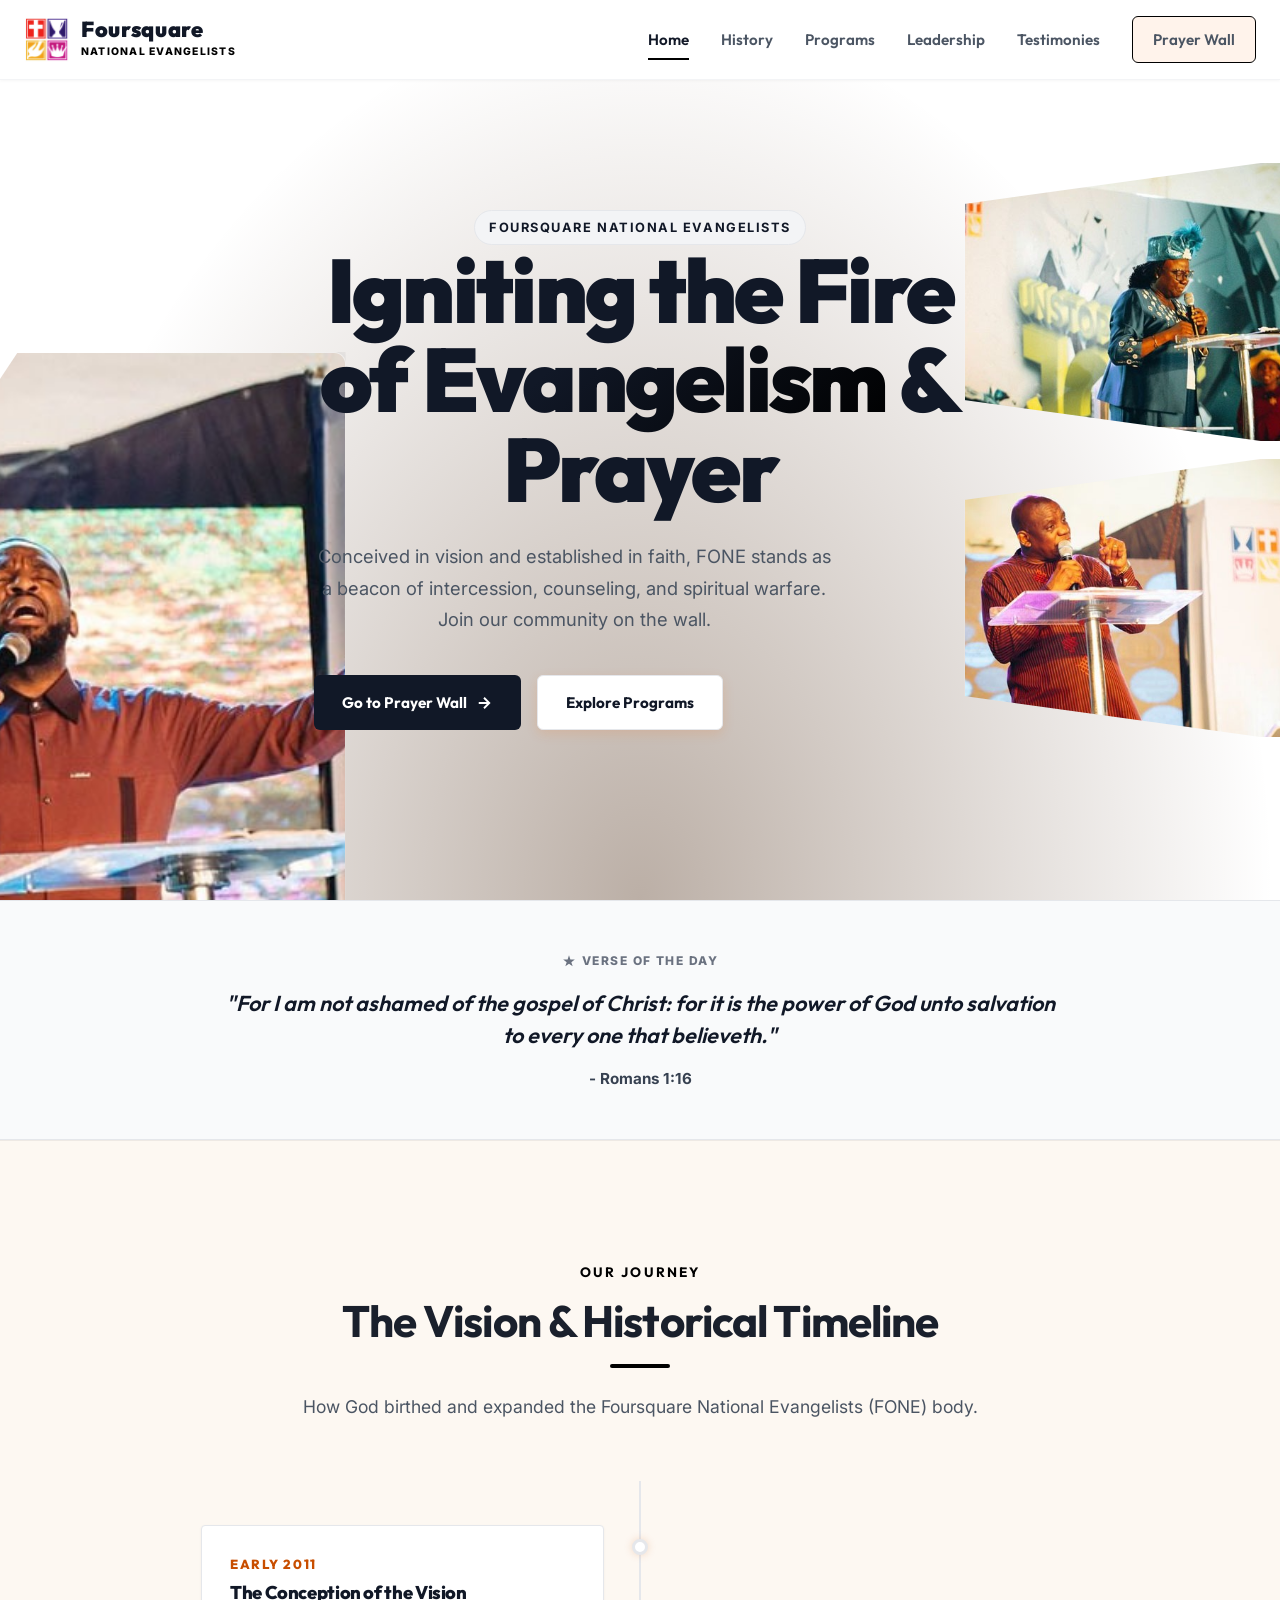
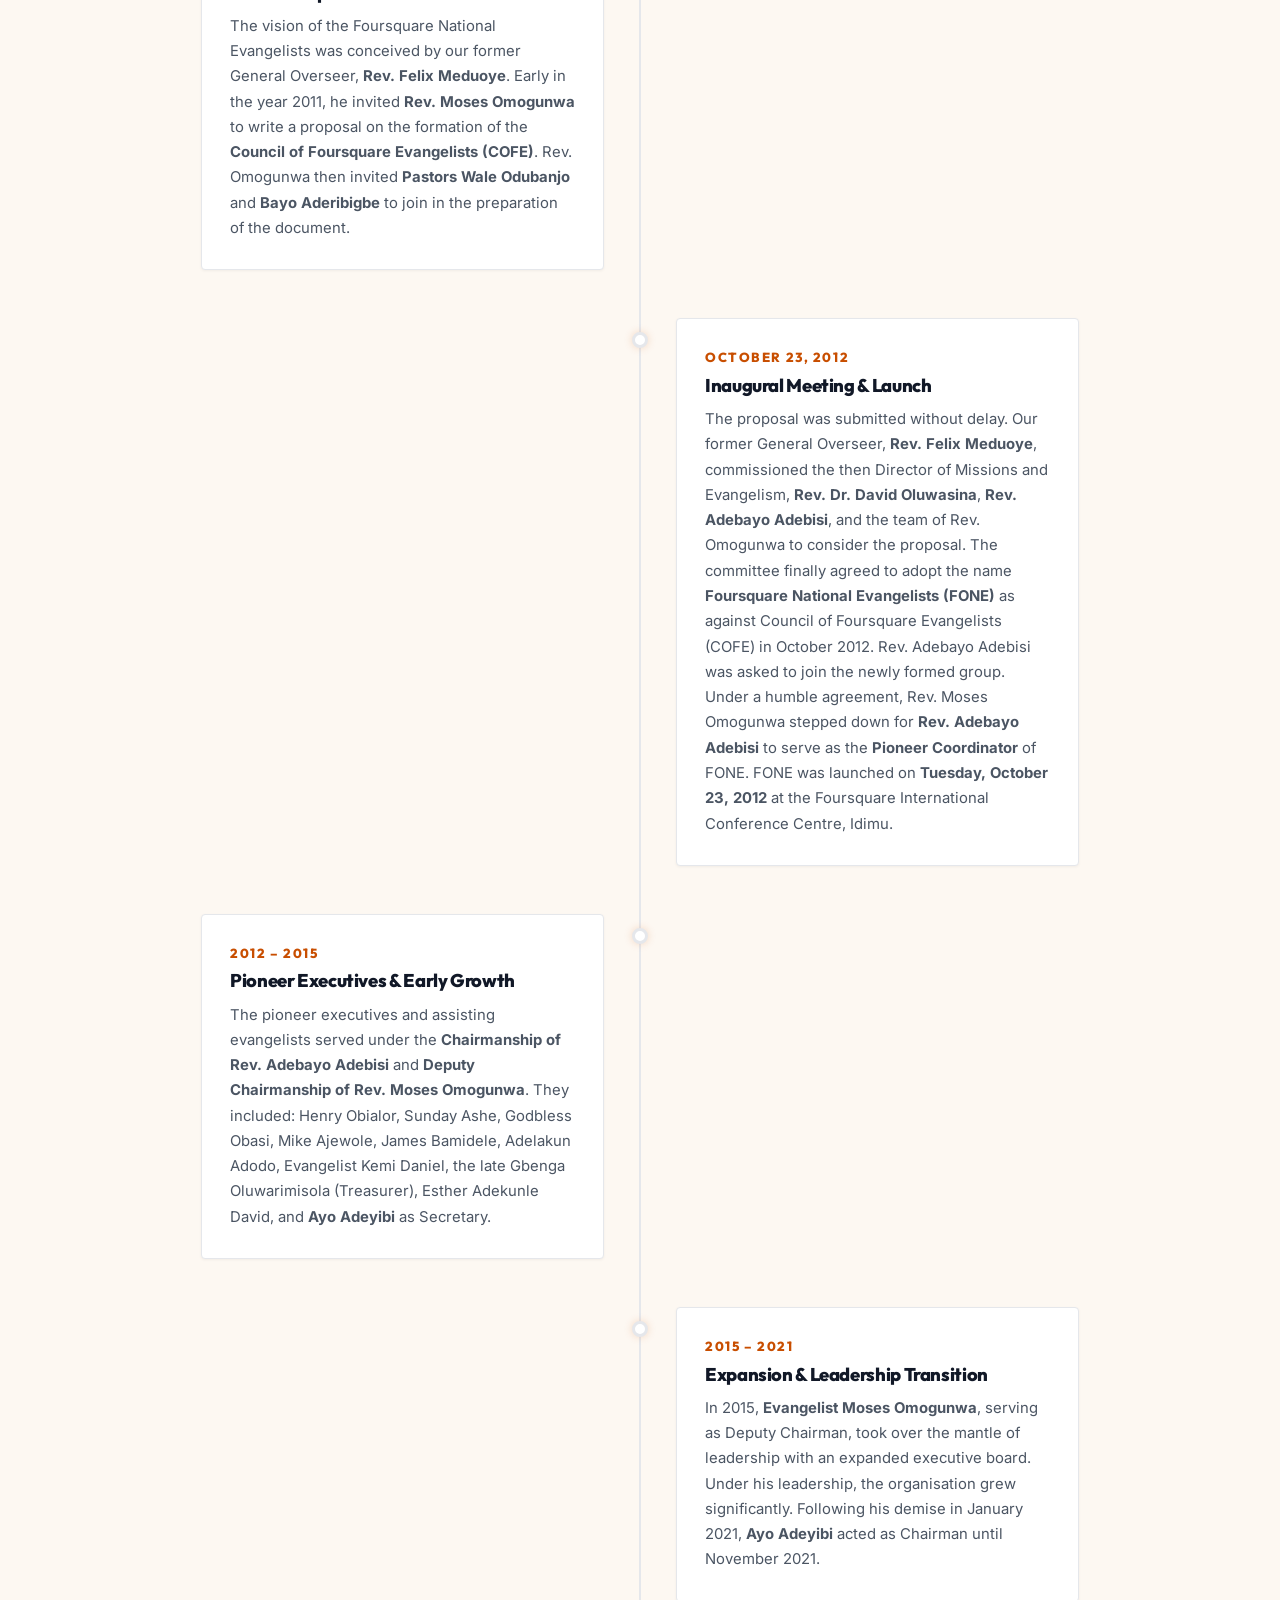
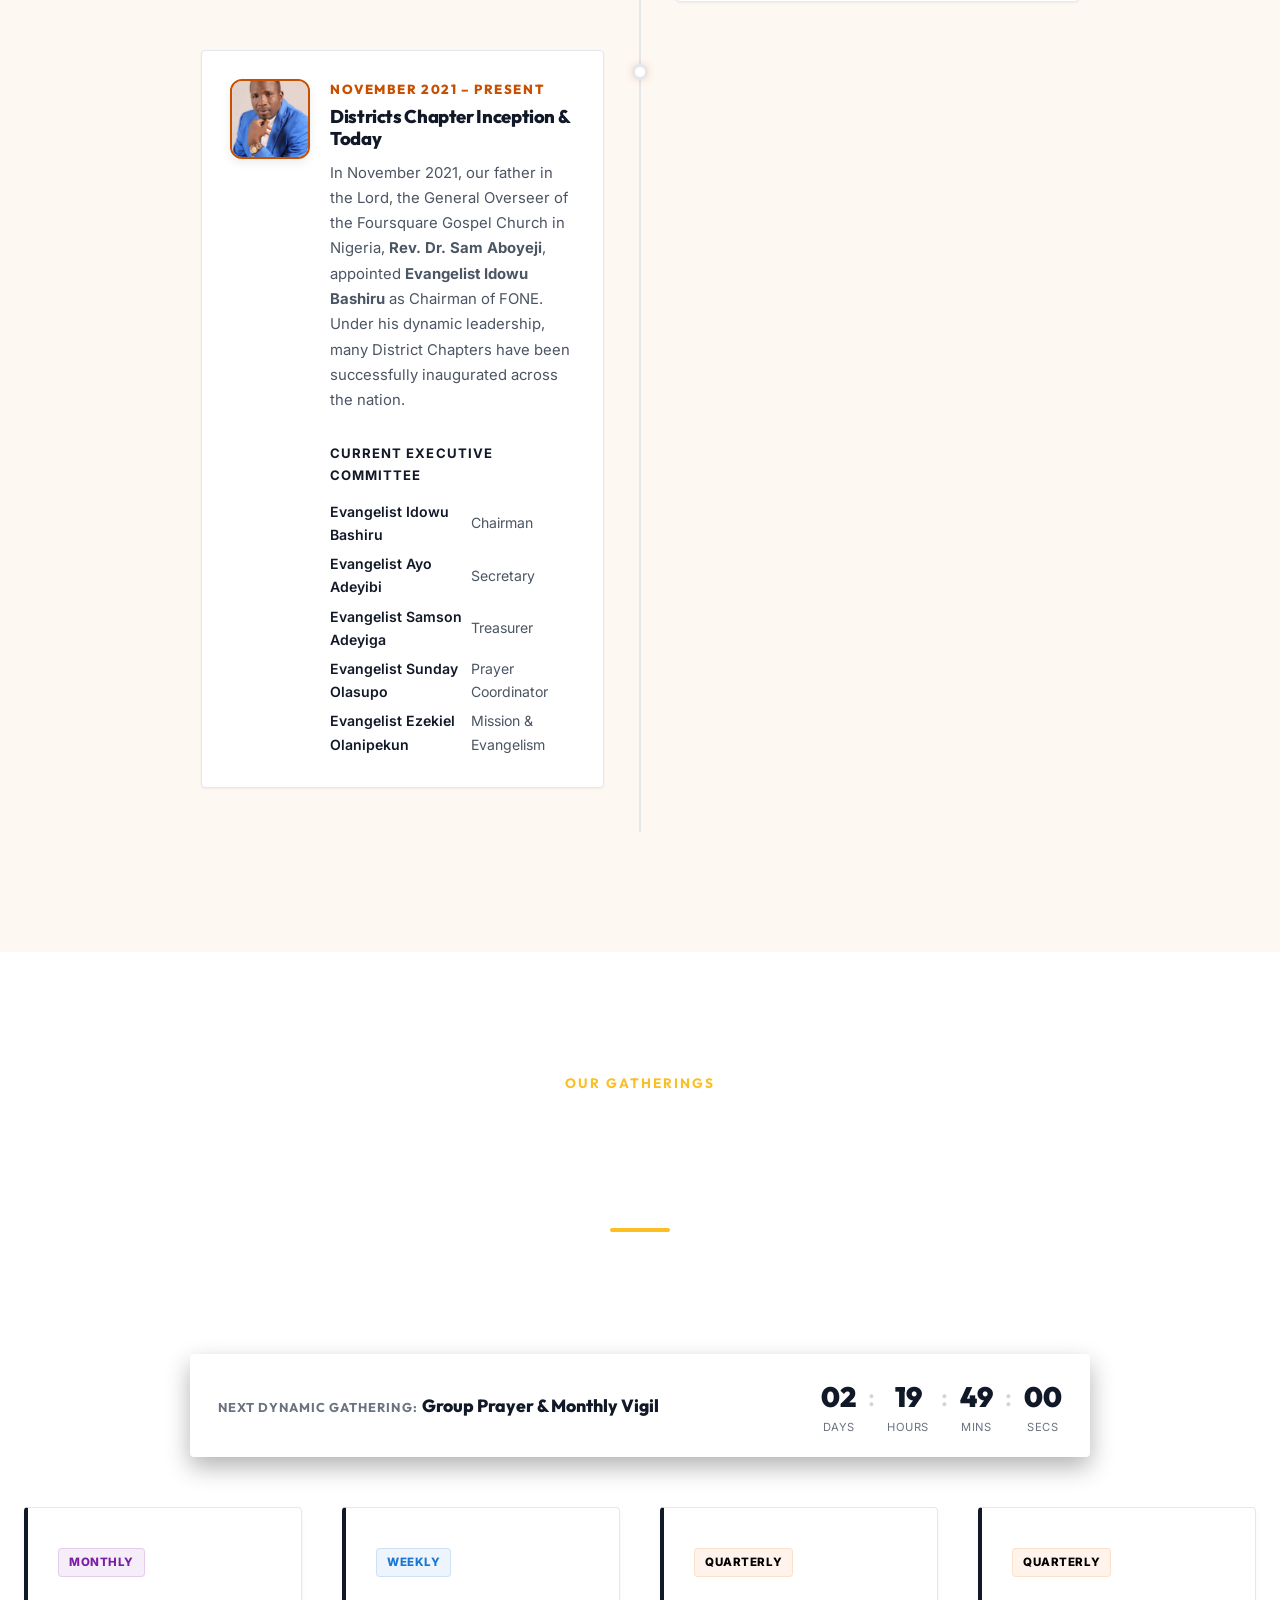
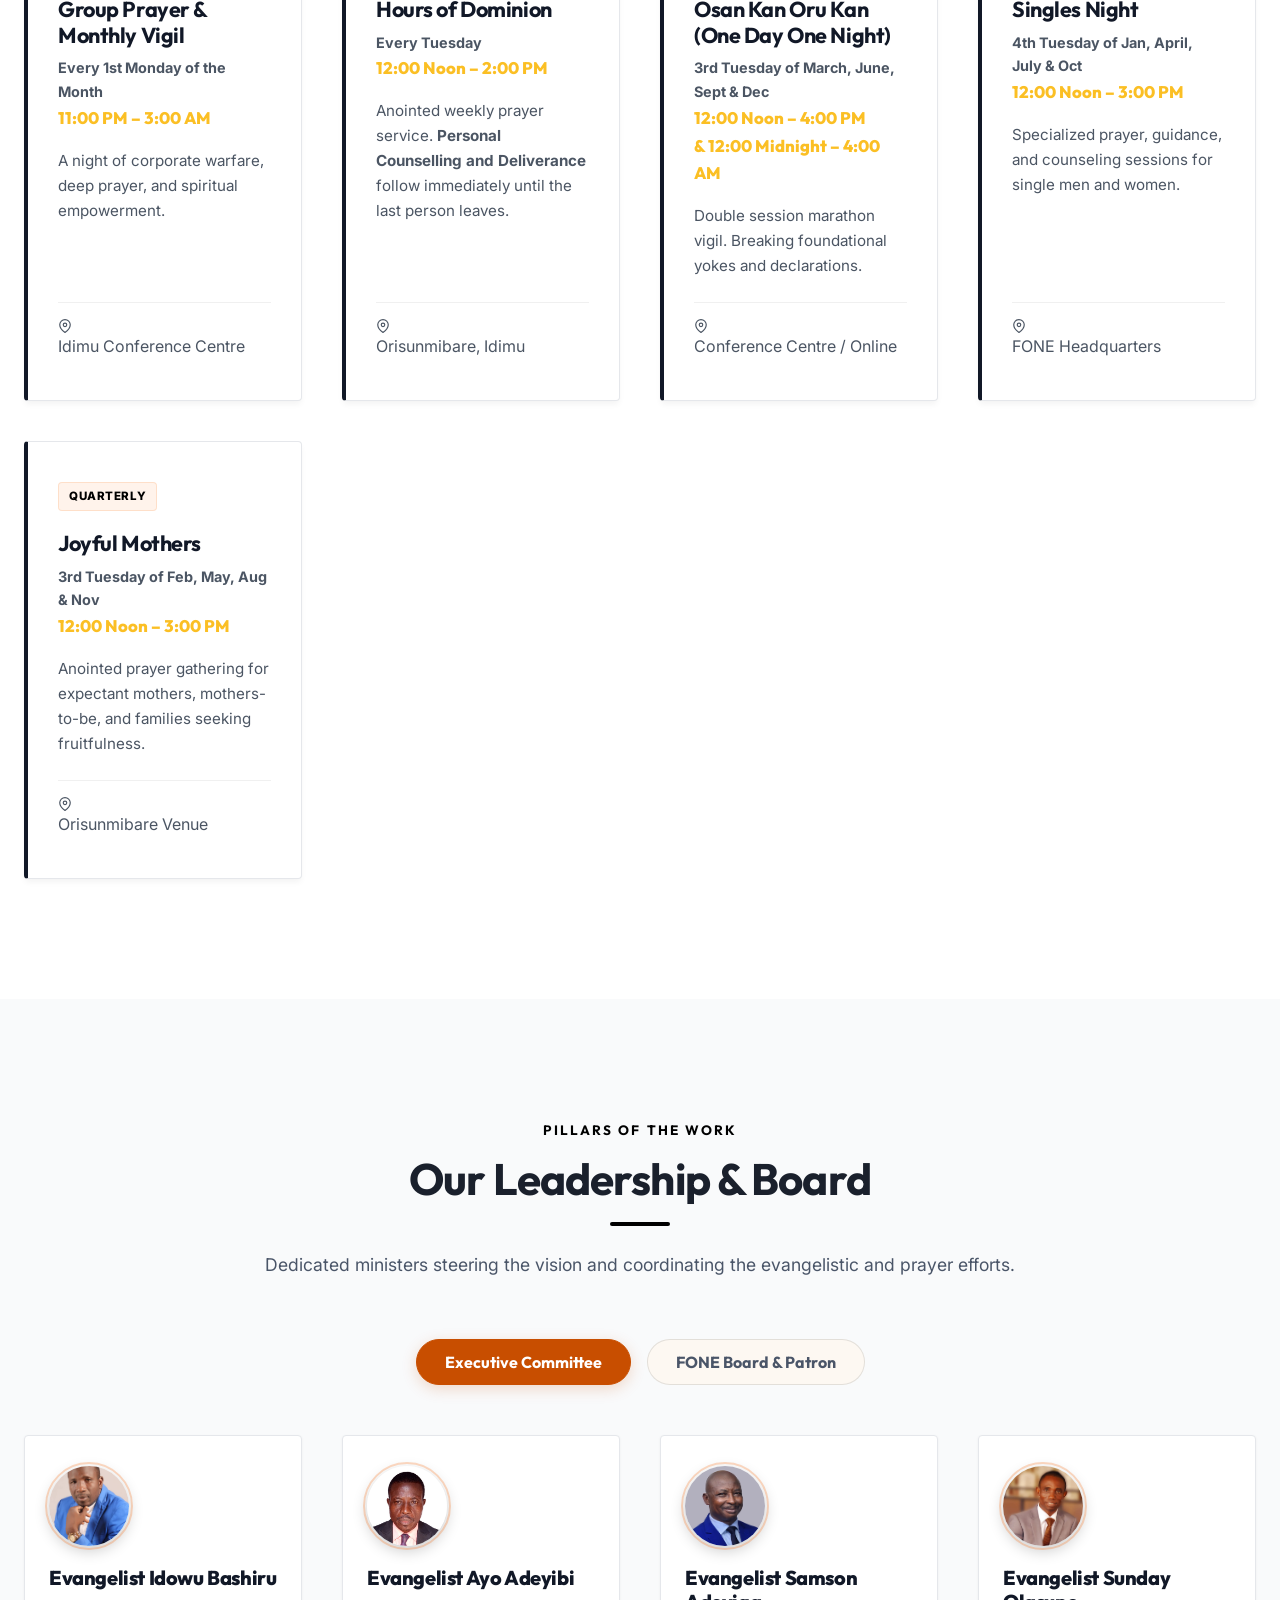
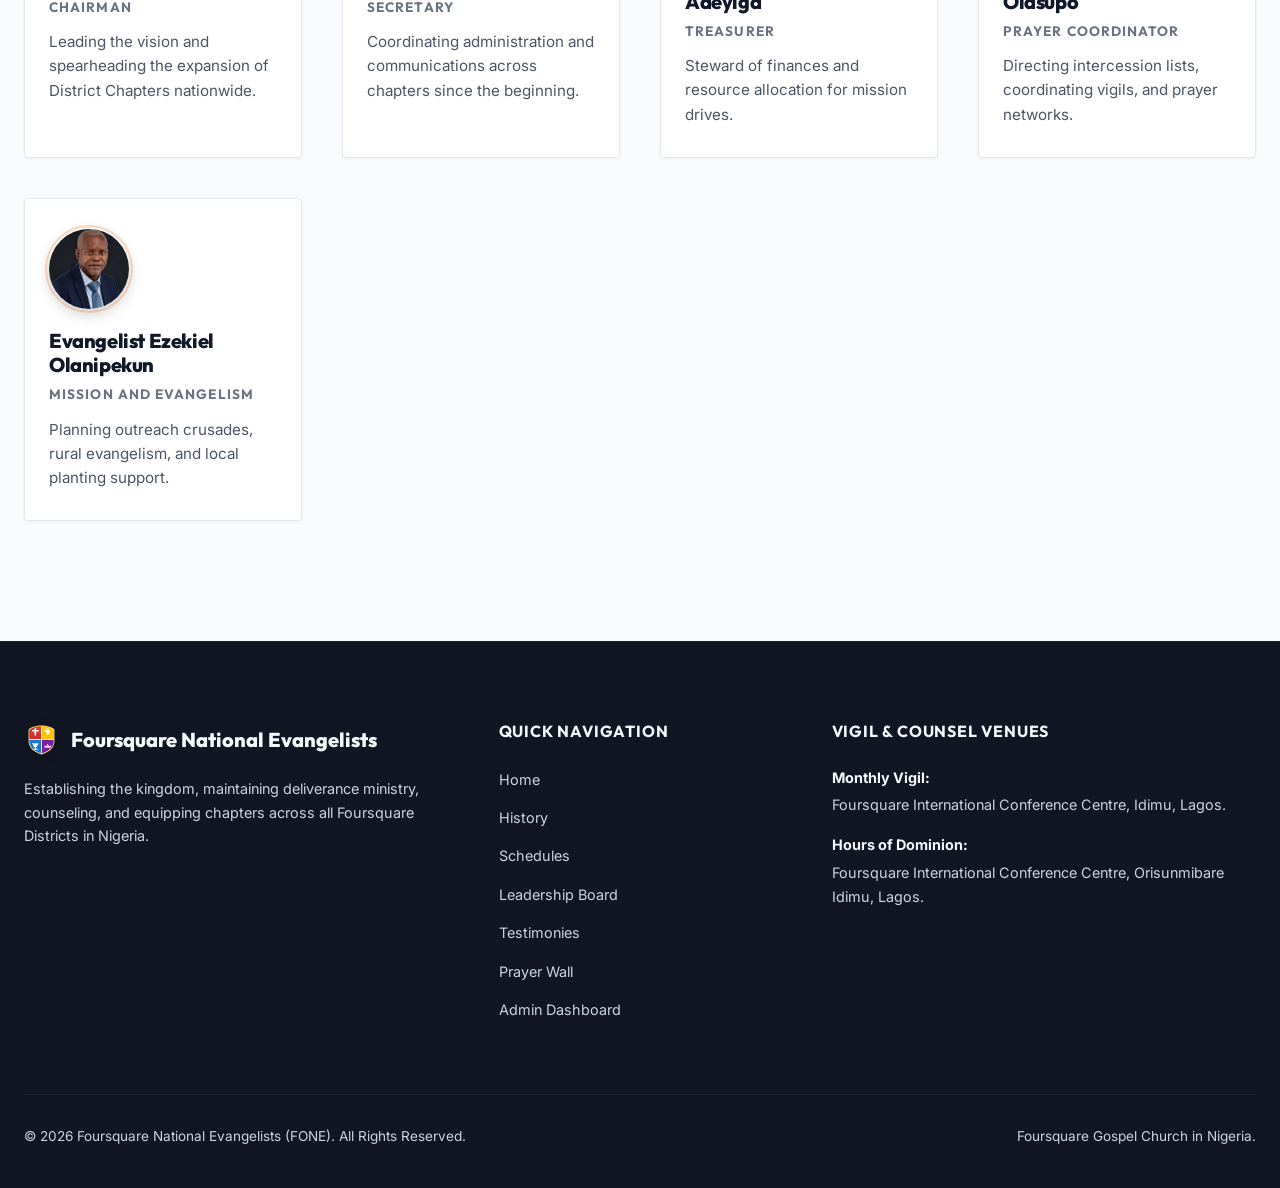
<file: index.html>
<!DOCTYPE html>
<html lang="en">
<head>
  <meta charset="UTF-8">
  <meta name="viewport" content="width=device-width, initial-scale=1.0">
  
  <!-- Primary SEO Meta Tags -->
  <title>Foursquare National Evangelists (FONE) | Official Ministry & Prayer Wall</title>
  <meta name="title" content="Foursquare National Evangelists (FONE) | Official Ministry & Prayer Wall">
  <meta name="description" content="Official website of the Foursquare National Evangelists (FONE). Join our weekly Hours of Dominion, monthly vigils, quarterly programs, and submit your petitions to our live Prayer Wall.">
  <meta name="keywords" content="Foursquare National Evangelists, FONE, Foursquare Gospel Church Nigeria, Prayer Wall, Hours of Dominion, Osan Kan Oru Kan, Evangelist Idowu Bashiru, Rev Dr Sam Aboyeji, Foursquare Church">
  <meta name="author" content="Foursquare National Evangelists (FONE)">
  <meta name="robots" content="index, follow">
  <link rel="canonical" href="https://foursquarenationalevangelists.tech/">

  <!-- Favicons -->
  <link rel="icon" type="image/png" href="assets/foursquare-logo.png">
  <link rel="shortcut icon" href="assets/foursquare-logo.png">
  <link rel="apple-touch-icon" href="assets/foursquare-logo.png">

  <!-- Open Graph / Facebook / WhatsApp -->
  <meta property="og:type" content="website">
  <meta property="og:url" content="https://foursquarenationalevangelists.tech/">
  <meta property="og:site_name" content="Foursquare National Evangelists (FONE)">
  <meta property="og:title" content="Foursquare National Evangelists (FONE) | Official Ministry & Prayer Wall">
  <meta property="og:description" content="Join our corporate intercession, submit prayer petitions, check program schedules, and stand in agreement with the FONE network.">
  <meta property="og:image" content="https://foursquarenationalevangelists.tech/assets/foursquare-logo.png">

  <!-- Twitter Card -->
  <meta name="twitter:card" content="summary_large_image">
  <meta name="twitter:url" content="https://foursquarenationalevangelists.tech/">
  <meta name="twitter:title" content="Foursquare National Evangelists (FONE) | Official Ministry & Prayer Wall">
  <meta name="twitter:description" content="Join our corporate intercession, submit prayer petitions, check program schedules, and stand in agreement with the FONE network.">
  <meta name="twitter:image" content="https://foursquarenationalevangelists.tech/assets/foursquare-logo.png">

  <!-- Schema.org Structured Data for Search Engines -->
  <script type="application/ld+json">
  {
    "@context": "https://schema.org",
    "@type": "Church",
    "name": "Foursquare National Evangelists",
    "alternateName": "FONE",
    "url": "https://foursquarenationalevangelists.tech/",
    "logo": "https://foursquarenationalevangelists.tech/assets/foursquare-logo.png",
    "description": "Official body of National Evangelists under the Foursquare Gospel Church in Nigeria, dedicated to intercession, revival, and kingdom expansion.",
    "parentOrganization": {
      "@type": "Organization",
      "name": "Foursquare Gospel Church in Nigeria"
    },
    "address": {
      "@type": "PostalAddress",
      "addressLocality": "Idimu, Lagos",
      "addressCountry": "NG",
      "streetAddress": "Foursquare International Conference Centre, Orisunmibare Idimu"
    }
  }
  </script>

  <!-- Fonts & Stylesheets -->
  <link rel="preconnect" href="https://fonts.googleapis.com">
  <link rel="preconnect" href="https://fonts.gstatic.com" crossorigin>
  <link href="https://fonts.googleapis.com/css2?family=Inter:wght@300;400;500;600;700;800&family=Outfit:wght@400;500;600;700;800;900&display=swap" rel="stylesheet">
  <link rel="stylesheet" href="styles.css">
</head>
<body>

  <!-- Top Glass Navigation -->
  <header class="navbar" id="navbar">
    <div class="nav-container">
      <a href="#" class="logo-link">
                <div class="logo-icon">
          <img src="assets/foursquare-logo.png" alt="Foursquare Gospel Church Logo" width="45" height="45" style="object-fit: contain; display: block;">
        </div>
        <div class="logo-text">
          <span class="logo-title">Foursquare</span>
          <span class="logo-sub">National Evangelists</span>
        </div>
      </a>
      
      <nav class="nav-menu" id="nav-menu">
        <a href="#hero" class="nav-item active">Home</a>
        <a href="#about" class="nav-item">History</a>
        <a href="#programs" class="nav-item">Programs</a>
        <a href="#leadership" class="nav-item">Leadership</a>
        <a href="testimony.html" class="nav-item">Testimonies</a>
        <a href="prayer-wall.html" class="nav-item btn-nav">Prayer Wall</a>
      </nav>
      
      <button class="hamburger" id="hamburger" aria-label="Toggle navigation">
        <span></span>
        <span></span>
        <span></span>
      </button>
    </div>
  </header>

  <!-- Hero Section -->
  <section class="hero-section" id="hero">
    <div class="hero-overlay"></div>
    <div class="hero-background-shapes">
      <div class="shape shape-1"></div>
      <div class="shape shape-2"></div>
    </div>
    
    <!-- Left Shape Frame -->
    <div class="hero-media-left">
      <div class="hero-polygon-wrapper polygon-left">
        <img src="assets/hero1.jpg" alt="FONE Worship & Prayer" class="hero-polygon-img">
      </div>
    </div>
    
    <!-- Center Text Content -->
    <div class="hero-content-wrapper">
      <div class="hero-content">
        <div class="badge-container">
          <span class="hero-badge">Foursquare National Evangelists</span>
        </div>
        <h1 class="hero-title">
          Igniting the Fire of <span class="gradient-text">Evangelism</span> & Prayer
        </h1>
        <p class="hero-description">
          Conceived in vision and established in faith, FONE stands as a beacon of intercession, counseling, and spiritual warfare. Join our community on the wall.
        </p>
        <div class="hero-actions">
          <a href="prayer-wall.html" class="btn btn-primary">
            <span>Go to Prayer Wall</span>
            <svg viewBox="0 0 24 24" width="18" height="18" fill="none" stroke="currentColor" stroke-width="2.5"><path d="M5 12h14M12 5l7 7-7 7"/></svg>
          </a>
          <a href="#programs" class="btn btn-secondary">Explore Programs</a>
        </div>
      </div>
    </div>
    
    <!-- Right Shape Frames -->
    <div class="hero-media-right">
      <div class="hero-polygon-wrapper polygon-top-right">
        <img src="assets/hero2.jpg" alt="FONE Ministry" class="hero-polygon-img">
      </div>
      <div class="hero-polygon-wrapper polygon-bottom-right">
        <img src="assets/hero3.jpg" alt="FONE Preaching" class="hero-polygon-img">
      </div>
    </div>
  </section>

  <!-- Verse of the Day Section -->
  <section class="votd-section" id="votd-section" style="padding: 48px 24px; background: #F9FAFB; border-top: 1px solid #E5E7EB; border-bottom: 1px solid #E5E7EB;">
    <div style="max-width: 850px; margin: 0 auto; text-align: center;">
      <div style="display: inline-flex; align-items: center; gap: 6px; font-size: 0.75rem; font-weight: 800; letter-spacing: 0.12em; text-transform: uppercase; color: #6B7280; margin-bottom: 16px;">
        <svg viewBox="0 0 24 24" width="14" height="14" fill="currentColor"><path d="M12 2l2.4 7.4H22l-6 4.6 2.3 7.2-6.3-4.6-6.3 4.6 2.3-7.2-6-4.6h7.6z"/></svg>
        Verse of the Day
      </div>
      <blockquote id="votd-text" style="font-family: 'Outfit', sans-serif; font-size: 1.35rem; font-weight: 600; color: #111827; line-height: 1.5; margin-bottom: 14px; font-style: italic; transition: opacity 0.3s ease;">
        "For I am not ashamed of the gospel of Christ: for it is the power of God unto salvation to every one that believeth."
      </blockquote>
      <div id="votd-ref" style="font-size: 0.95rem; font-weight: 700; color: #374151;">
        - Romans 1:16
      </div>
    </div>
  </section>

  <!-- History / About Section -->
  <section class="about-section" id="about">
    <div class="section-container">
      <div class="section-header center">
        <span class="section-subtitle">Our Journey</span>
        <h2 class="section-title">The Vision & Historical Timeline</h2>
        <div class="header-divider"></div>
        <p class="section-intro">
          How God birthed and expanded the Foursquare National Evangelists (FONE) body.
        </p>
      </div>
      
      <div class="timeline-container">
        <div class="timeline-line"></div>
        
        <!-- Timeline Item 1 -->
        <div class="timeline-item left-item">
          <div class="timeline-dot"></div>
          <div class="timeline-content glass-panel">
            <div class="timeline-date">Early 2011</div>
            <h3 class="timeline-title">The Conception of the Vision</h3>
            <p class="timeline-text">
              The vision of the Foursquare National Evangelists was conceived by our former General Overseer, <strong>Rev. Felix Meduoye</strong>. Early in the year 2011, he invited <strong>Rev. Moses Omogunwa</strong> to write a proposal on the formation of the <strong>Council of Foursquare Evangelists (COFE)</strong>. Rev. Omogunwa then invited <strong>Pastors Wale Odubanjo</strong> and <strong>Bayo Aderibigbe</strong> to join in the preparation of the document.
            </p>
          </div>
        </div>
        
        <!-- Timeline Item 2 -->
        <div class="timeline-item right-item">
          <div class="timeline-dot"></div>
          <div class="timeline-content glass-panel">
            <div class="timeline-date">October 23, 2012</div>
            <h3 class="timeline-title">Inaugural Meeting &amp; Launch</h3>
            <p class="timeline-text">
              The proposal was submitted without delay. Our former General Overseer, <strong>Rev. Felix Meduoye</strong>, commissioned the then Director of Missions and Evangelism, <strong>Rev. Dr. David Oluwasina</strong>, <strong>Rev. Adebayo Adebisi</strong>, and the team of Rev. Omogunwa to consider the proposal. The committee finally agreed to adopt the name <strong>Foursquare National Evangelists (FONE)</strong> as against Council of Foursquare Evangelists (COFE) in October 2012. Rev. Adebayo Adebisi was asked to join the newly formed group. Under a humble agreement, Rev. Moses Omogunwa stepped down for <strong>Rev. Adebayo Adebisi</strong> to serve as the <strong>Pioneer Coordinator</strong> of FONE. FONE was launched on <strong>Tuesday, October 23, 2012</strong> at the Foursquare International Conference Centre, Idimu.
            </p>
          </div>
        </div>

        <!-- Timeline Item 3 -->
        <div class="timeline-item left-item">
          <div class="timeline-dot"></div>
          <div class="timeline-content glass-panel">
            <div class="timeline-date">2012 – 2015</div>
            <h3 class="timeline-title">Pioneer Executives &amp; Early Growth</h3>
            <p class="timeline-text">
              The pioneer executives and assisting evangelists served under the <strong>Chairmanship of Rev. Adebayo Adebisi</strong> and <strong>Deputy Chairmanship of Rev. Moses Omogunwa</strong>. They included: Henry Obialor, Sunday Ashe, Godbless Obasi, Mike Ajewole, James Bamidele, Adelakun Adodo, Evangelist Kemi Daniel, the late Gbenga Oluwarimisola (Treasurer), Esther Adekunle David, and <strong>Ayo Adeyibi</strong> as Secretary.
            </p>
          </div>
        </div>

        <!-- Timeline Item 4 -->
        <div class="timeline-item right-item">
          <div class="timeline-dot"></div>
          <div class="timeline-content glass-panel">
            <div class="timeline-date">2015 – 2021</div>
            <h3 class="timeline-title">Expansion &amp; Leadership Transition</h3>
            <p class="timeline-text">
              In 2015, <strong>Evangelist Moses Omogunwa</strong>, serving as Deputy Chairman, took over the mantle of leadership with an expanded executive board. Under his leadership, the organisation grew significantly. Following his demise in January 2021, <strong>Ayo Adeyibi</strong> acted as Chairman until November 2021.
            </p>
          </div>
        </div>

        <!-- Timeline Item 5 -->
        <div class="timeline-item left-item">
          <div class="timeline-dot"></div>
          <div class="timeline-content glass-panel">
            <div class="timeline-content-img">
              <div class="timeline-avatar">
                <img src="assets/Evangelist-Idowu-Bashiru.jpeg" alt="Evangelist Idowu Bashiru">
              </div>
              <div class="timeline-text-side">
                <div class="timeline-date">November 2021 – Present</div>
                <h3 class="timeline-title">Districts Chapter Inception &amp; Today</h3>
                <p class="timeline-text">
                  In November 2021, our father in the Lord, the General Overseer of the Foursquare Gospel Church in Nigeria, <strong>Rev. Dr. Sam Aboyeji</strong>, appointed <strong>Evangelist Idowu Bashiru</strong> as Chairman of FONE. Under his dynamic leadership, many District Chapters have been successfully inaugurated across the nation.
                </p>
                <div style="margin-top: 16px; padding-top: 14px; border-top: 1px solid var(--card-border);">
                  <p style="font-size: 0.82rem; font-weight: 700; color: var(--accent-orange); text-transform: uppercase; letter-spacing: 0.08em; margin-bottom: 10px;">Current Executive Committee</p>
                  <table style="font-size: 0.88rem; color: var(--text-secondary); border-collapse: collapse; width: 100%;">
                    <tr><td style="padding: 3px 8px 3px 0; font-weight: 600; color: var(--text-primary);">Evangelist Idowu Bashiru</td><td style="padding: 3px 0;">Chairman</td></tr>
                    <tr><td style="padding: 3px 8px 3px 0; font-weight: 600; color: var(--text-primary);">Evangelist Ayo Adeyibi</td><td style="padding: 3px 0;">Secretary</td></tr>
                    <tr><td style="padding: 3px 8px 3px 0; font-weight: 600; color: var(--text-primary);">Evangelist Samson Adeyiga</td><td style="padding: 3px 0;">Treasurer</td></tr>
                    <tr><td style="padding: 3px 8px 3px 0; font-weight: 600; color: var(--text-primary);">Evangelist Sunday Olasupo</td><td style="padding: 3px 0;">Prayer Coordinator</td></tr>
                    <tr><td style="padding: 3px 8px 3px 0; font-weight: 600; color: var(--text-primary);">Evangelist Ezekiel Olanipekun</td><td style="padding: 3px 0;">Mission &amp; Evangelism</td></tr>
                  </table>
                </div>
              </div>
            </div>
          </div>
        </div>
      </div>
    </div>
  </section>

  <!-- Programs Section -->
  <section class="programs-section" id="programs">
    <div class="section-container">
      <div class="section-header center">
        <span class="section-subtitle">Our Gatherings</span>
        <h2 class="section-title">Program Schedules & Intercession Times</h2>
        <div class="header-divider"></div>
        <p class="section-intro">
          Join us in our scheduled times of corporate prayer, deliverance, and specialized fellowships.
        </p>
      </div>

      <!-- Real-time Countdown Banner -->
      <div class="countdown-banner">
        <div class="countdown-title-wrap">
          <span class="pulse-dot"></span>
          <span class="countdown-heading">Next Dynamic Gathering:</span>
          <span class="countdown-event-name" id="next-event-name">Hours of Dominion</span>
        </div>
        <div class="countdown-timer" id="countdown-timer">
          <div class="time-block"><span id="days">00</span><span class="time-lbl">Days</span></div>
          <div class="time-separator">:</div>
          <div class="time-block"><span id="hours">00</span><span class="time-lbl">Hours</span></div>
          <div class="time-separator">:</div>
          <div class="time-block"><span id="minutes">00</span><span class="time-lbl">Mins</span></div>
          <div class="time-separator">:</div>
          <div class="time-block"><span id="seconds">00</span><span class="time-lbl">Secs</span></div>
        </div>
      </div>
      
      <div class="programs-grid">
        <!-- Program 1 -->
        <div class="program-card">
          <div class="program-type monthly">Monthly</div>
          <h3 class="program-name">Group Prayer & Monthly Vigil</h3>
          <p class="program-time">Every 1st Monday of the Month</p>
          <p class="program-hours">11:00 PM – 3:00 AM</p>
          <div class="program-details">
            A night of corporate warfare, deep prayer, and spiritual empowerment.
          </div>
          <div class="program-footer">
            <span class="location-tag">
              <svg viewBox="0 0 24 24" width="14" height="14" fill="none" stroke="currentColor" stroke-width="2"><path d="M21 10c0 7-9 13-9 13s-9-6-9-13a9 9 0 0 1 18 0z"/><circle cx="12" cy="10" r="3"/></svg>
              Idimu Conference Centre
            </span>
          </div>
        </div>

        <!-- Program 2 -->
        <div class="program-card highlighted">
          <div class="program-type weekly">Weekly</div>
          <h3 class="program-name">Hours of Dominion</h3>
          <p class="program-time">Every Tuesday</p>
          <p class="program-hours">12:00 Noon – 2:00 PM</p>
          <div class="program-details">
            Anointed weekly prayer service. <strong>Personal Counselling and Deliverance</strong> follow immediately until the last person leaves.
          </div>
          <div class="program-footer">
            <span class="location-tag">
              <svg viewBox="0 0 24 24" width="14" height="14" fill="none" stroke="currentColor" stroke-width="2"><path d="M21 10c0 7-9 13-9 13s-9-6-9-13a9 9 0 0 1 18 0z"/><circle cx="12" cy="10" r="3"/></svg>
              Orisunmibare, Idimu
            </span>
          </div>
        </div>

        <!-- Program 3 -->
        <div class="program-card">
          <div class="program-type quarterly">Quarterly</div>
          <h3 class="program-name">Osan Kan Oru Kan <span class="sub-name">(One Day One Night)</span></h3>
          <p class="program-time">3rd Tuesday of March, June, Sept & Dec</p>
          <p class="program-hours">12:00 Noon – 4:00 PM <br>&amp; 12:00 Midnight – 4:00 AM</p>
          <div class="program-details">
            Double session marathon vigil. Breaking foundational yokes and declarations.
          </div>
          <div class="program-footer">
            <span class="location-tag">
              <svg viewBox="0 0 24 24" width="14" height="14" fill="none" stroke="currentColor" stroke-width="2"><path d="M21 10c0 7-9 13-9 13s-9-6-9-13a9 9 0 0 1 18 0z"/><circle cx="12" cy="10" r="3"/></svg>
              Conference Centre / Online
            </span>
          </div>
        </div>

        <!-- Program 4 -->
        <div class="program-card">
          <div class="program-type quarterly">Quarterly</div>
          <h3 class="program-name">Singles Night</h3>
          <p class="program-time">4th Tuesday of Jan, April, July & Oct</p>
          <p class="program-hours">12:00 Noon – 3:00 PM</p>
          <div class="program-details">
            Specialized prayer, guidance, and counseling sessions for single men and women.
          </div>
          <div class="program-footer">
            <span class="location-tag">
              <svg viewBox="0 0 24 24" width="14" height="14" fill="none" stroke="currentColor" stroke-width="2"><path d="M21 10c0 7-9 13-9 13s-9-6-9-13a9 9 0 0 1 18 0z"/><circle cx="12" cy="10" r="3"/></svg>
              FONE Headquarters
            </span>
          </div>
        </div>

        <!-- Program 5 -->
        <div class="program-card">
          <div class="program-type quarterly">Quarterly</div>
          <h3 class="program-name">Joyful Mothers</h3>
          <p class="program-time">3rd Tuesday of Feb, May, Aug & Nov</p>
          <p class="program-hours">12:00 Noon – 3:00 PM</p>
          <div class="program-details">
            Anointed prayer gathering for expectant mothers, mothers-to-be, and families seeking fruitfulness.
          </div>
          <div class="program-footer">
            <span class="location-tag">
              <svg viewBox="0 0 24 24" width="14" height="14" fill="none" stroke="currentColor" stroke-width="2"><path d="M21 10c0 7-9 13-9 13s-9-6-9-13a9 9 0 0 1 18 0z"/><circle cx="12" cy="10" r="3"/></svg>
              Orisunmibare Venue
            </span>
          </div>
        </div>
      </div>
    </div>
  </section>

  <!-- Leadership Section -->
  <section class="leadership-section" id="leadership">
    <div class="section-container">
      <div class="section-header center">
        <span class="section-subtitle">Pillars of the Work</span>
        <h2 class="section-title">Our Leadership & Board</h2>
        <div class="header-divider"></div>
        <p class="section-intro">
          Dedicated ministers steering the vision and coordinating the evangelistic and prayer efforts.
        </p>
      </div>

      <!-- Tab Buttons -->
      <div class="leadership-tabs">
        <button class="tab-btn active" data-tab="execs">Executive Committee</button>
        <button class="tab-btn" data-tab="board">FONE Board & Patron</button>
      </div>

      <!-- Executives Tab Panel -->
      <div class="tab-content active" id="execs-panel">
        <div class="leaders-grid">
          <!-- Exec 1: Chairman -->
          <div class="leader-card glass-panel">
            <div class="leader-avatar exec-avatar" style="background-image: url('assets/Evangelist-Idowu-Bashiru.jpeg'); background-size: cover; background-position: center; color: transparent;">IB</div>
            <div class="leader-info">
              <h3 class="leader-name">Evangelist Idowu Bashiru</h3>
              <div class="leader-role">Chairman</div>
              <p class="leader-desc">Leading the vision and spearheading the expansion of District Chapters nationwide.</p>
            </div>
          </div>
          
          <!-- Exec 2: Secretary -->
          <div class="leader-card glass-panel">
            <div class="leader-avatar exec-avatar" style="background-image: url('assets/Evangelist-Ayo-Adeyibi.jpeg'); background-size: cover; background-position: top; color: transparent;">AA</div>
            <div class="leader-info">
              <h3 class="leader-name">Evangelist Ayo Adeyibi</h3>
              <div class="leader-role">Secretary</div>
              <p class="leader-desc">Coordinating administration and communications across chapters since the beginning.</p>
            </div>
          </div>

          <!-- Exec 3: Treasurer -->
          <div class="leader-card glass-panel">
            <div class="leader-avatar exec-avatar" style="background-image: url('assets/Evangelist-Samson-Adeyiga.jpeg'); background-size: cover; background-position: top; color: transparent;">SA</div>
            <div class="leader-info">
              <h3 class="leader-name">Evangelist Samson Adeyiga</h3>
              <div class="leader-role">Treasurer</div>
              <p class="leader-desc">Steward of finances and resource allocation for mission drives.</p>
            </div>
          </div>

          <!-- Exec 4: Prayer Coordinator -->
          <div class="leader-card glass-panel">
            <div class="leader-avatar exec-avatar" style="background-image: url('assets/Evangelist-Sunday-Olasupo.jpeg'); background-size: cover; background-position: top; color: transparent;">SO</div>
            <div class="leader-info">
              <h3 class="leader-name">Evangelist Sunday Olasupo</h3>
              <div class="leader-role">Prayer Coordinator</div>
              <p class="leader-desc">Directing intercession lists, coordinating vigils, and prayer networks.</p>
            </div>
          </div>

          <!-- Exec 5: Mission and Evangelism -->
          <div class="leader-card glass-panel">
            <div class="leader-avatar exec-avatar" style="background-image: url('assets/Evangelist-Ezekiel-Olanipekun.jpg'); background-size: cover; background-position: top; color: transparent;">EO</div>
            <div class="leader-info">
              <h3 class="leader-name">Evangelist Ezekiel Olanipekun</h3>
              <div class="leader-role">Mission and Evangelism</div>
              <p class="leader-desc">Planning outreach crusades, rural evangelism, and local planting support.</p>
            </div>
          </div>
        </div>
      </div>

      <!-- FONE Board Tab Panel -->
      <div class="tab-content" id="board-panel">
        <div class="board-go-banner glass-panel">
          <div class="go-avatar">
            <img src="assets/GO.jpeg" alt="Rev. Dr. Sam Aboyeji">
          </div>
          <div class="go-info">
            <span class="leader-role" style="font-size: 0.75rem; color: var(--accent-gold); font-weight: 800; text-transform: uppercase; letter-spacing: 0.08em; display: block; margin-bottom: 2px;">General Overseer</span>
            <h3>Rev. Dr. Sam Aboyeji</h3>
            <p>
              Established by the General Overseer, <strong>Rev. Dr. Sam Aboyeji</strong>, the Board provides governance, oversight, and spiritual direction to the Foursquare National Evangelists (FONE) body.
            </p>
          </div>
        </div>
        <div class="leaders-grid">
          <!-- Board Chairman -->
          <div class="leader-card glass-panel highlighted-card">
            <div class="leader-avatar board-avatar" style="background-image: url('assets/Rev-Henry-Obialor.jpeg'); background-size: cover; background-position: top; color: transparent;">HO</div>
            <div class="leader-info">
              <h3 class="leader-name">Rev. Henry Obialor</h3>
              <div class="leader-role">Board Chairman <span class="small-text">(Director of Home Missions)</span></div>
              <p class="leader-desc">Pioneer and Renowned Evangelist now overseeing board operations and missions alignment.</p>
            </div>
          </div>

          <!-- Patron -->
          <div class="leader-card glass-panel highlighted-card">
            <div class="leader-avatar patron-avatar" style="background-image: url('assets/Rev-Adebayo-Adebisi.jpeg'); background-size: cover; background-position: top; color: transparent;">AA</div>
            <div class="leader-info">
              <h3 class="leader-name">Rev. Adebayo Adebisi</h3>
              <div class="leader-role">Patron & Board Member</div>
              <p class="leader-desc">Pioneer coordinator and early pillar of the FONE movement.</p>
            </div>
          </div>

          <!-- Board Member: Idowu -->
          <div class="leader-card glass-panel">
            <div class="leader-avatar board-avatar" style="background-image: url('assets/Evangelist-Idowu-Bashiru.jpeg'); background-size: cover; background-position: center; color: transparent;">IB</div>
            <div class="leader-info">
              <h3 class="leader-name">Evangelist Idowu Bashiru</h3>
              <div class="leader-role">Board Member <span class="small-text">(FONE Chairman)</span></div>
            </div>
          </div>

          <!-- Board Member: Ayo -->
          <div class="leader-card glass-panel">
            <div class="leader-avatar board-avatar" style="background-image: url('assets/Evangelist-Ayo-Adeyibi.jpeg'); background-size: cover; background-position: top; color: transparent;">AA</div>
            <div class="leader-info">
              <h3 class="leader-name">Evangelist Ayo Adeyibi</h3>
              <div class="leader-role">Board Member <span class="small-text">(FONE Secretary)</span></div>
            </div>
          </div>

          <!-- Board Member: Ezekiel -->
          <div class="leader-card glass-panel">
            <div class="leader-avatar board-avatar" style="background-image: url('assets/Evangelist-Ezekiel-Olanipekun.jpg'); background-size: cover; background-position: top; color: transparent;">EO</div>
            <div class="leader-info">
              <h3 class="leader-name">Evangelist Ezekiel Olanipekun</h3>
              <div class="leader-role">Board Member</div>
            </div>
          </div>

          <!-- Board Member: Daniel -->
          <div class="leader-card glass-panel">
            <div class="leader-avatar board-avatar" style="background-image: url('assets/Evangelist-Kemi-Daniel.jpg'); background-size: cover; background-position: top; color: transparent;">KD</div>
            <div class="leader-info">
              <h3 class="leader-name">Evangelist Kemi Daniel</h3>
              <div class="leader-role">Board Member</div>
            </div>
          </div>

          <!-- Board Member: Samson -->
          <div class="leader-card glass-panel">
            <div class="leader-avatar board-avatar" style="background-image: url('assets/Evangelist-Samson-Adeyiga.jpeg'); background-size: cover; background-position: top; color: transparent;">SA</div>
            <div class="leader-info">
              <h3 class="leader-name">Evangelist Samson Adeyiga</h3>
              <div class="leader-role">Board Member</div>
            </div>
          </div>
        </div>
      </div>
    </div>
  </section>



  <!-- Footer -->
  <footer class="footer">
    <div class="footer-container">
      <div class="footer-grid">
        <div class="footer-info">
          <div class="footer-logo">
            <!-- Official Foursquare Shield Logo (Savior, Spirit Baptizer, Healer, Coming King) -->
            <svg viewBox="0 0 100 100" width="35" height="35" style="filter: drop-shadow(0 2px 4px rgba(0,0,0,0.3));">
              <defs>
                <clipPath id="foursquare-shield-clip-foot">
                  <path d="M 50,12 C 68,12 85,20 85,25 L 85,55 C 85,75 65,85 50,90 C 35,85 15,75 15,55 L 15,25 C 15,20 32,12 50,12 Z" />
                </clipPath>
              </defs>
              <path d="M 50,10 C 69,10 87,18 87,23 L 87,55 C 87,77 66,88 50,93 C 34,88 13,77 13,55 L 13,23 C 13,18 31,10 50,10 Z" fill="#FFE082" />
              <path d="M 50,12 C 68,12 85,20 85,25 L 85,55 C 85,75 65,85 50,90 C 35,85 15,75 15,55 L 15,25 C 15,20 32,12 50,12 Z" fill="#FFB300" />
              <g clip-path="url(#foursquare-shield-clip-foot)">
                <rect x="0" y="0" width="50" height="50" fill="#D32F2F" />
                <rect x="50" y="0" width="50" height="50" fill="#FFC107" />
                <rect x="0" y="50" width="50" height="50" fill="#1976D2" />
                <rect x="50" y="50" width="50" height="50" fill="#7B1FA2" />
                <line x1="50" y1="0" x2="50" y2="100" stroke="#FFFFFF" stroke-width="2.5" />
                <line x1="0" y1="50" x2="100" y2="50" stroke="#FFFFFF" stroke-width="2.5" />
                <path d="M 32.5,19 L 32.5,37 M 25,25 L 40,25" stroke="#FFFFFF" stroke-width="4.5" stroke-linecap="round" />
                <path d="M 68,22 C 66,22 62,24 60,26 C 60,28 62,29 65,29 C 63,33 65,36 67,37 C 69,37 70,34 71,32 C 73,32 75,28 73,26 C 71,24 70,22 68,22 Z" fill="#FFFFFF" />
                <path d="M 60,26 C 60,22 65,18 68,18 C 70,18 70,22 68,22" fill="none" stroke="#FFFFFF" stroke-width="1.5" stroke-linecap="round" />
                <path d="M 25,62 C 25,68 30,73 32.5,73 C 35,73 40,68 40,62 Z" fill="#FFFFFF" />
                <path d="M 32.5,73 L 32.5,78 M 27,78 L 38,78" stroke="#FFFFFF" stroke-width="3" stroke-linecap="round" />
                <line x1="24" y1="62" x2="41" y2="62" stroke="#FFFFFF" stroke-width="2" stroke-linecap="round" />
                <path d="M 59,74 L 76,74 L 76,66 L 71.5,70 L 67.5,62 L 63.5,70 L 59,66 Z" fill="#FFFFFF" />
                <line x1="59" y1="74" x2="76" y2="74" stroke="#7B1FA2" stroke-width="1.5" />
                <circle cx="67.5" cy="71" r="1.2" fill="#7B1FA2" />
                <circle cx="63" cy="71" r="1" fill="#7B1FA2" />
                <circle cx="72" cy="71" r="1" fill="#7B1FA2" />
              </g>
              <path d="M 50,15 C 66,15 80,22 80,25 L 80,40 C 70,30 55,30 50,35 C 45,30 30,30 20,40 L 20,25 C 20,22 34,15 50,15 Z" fill="#FFFFFF" opacity="0.08" clip-path="url(#foursquare-shield-clip-foot)" />
            </svg>
            <span>Foursquare National Evangelists</span>
          </div>
          <p class="footer-bio">
            Establishing the kingdom, maintaining deliverance ministry, counseling, and equipping chapters across all Foursquare Districts in Nigeria.
          </p>
        </div>
        
        <div class="footer-links">
          <h4>Quick Navigation</h4>
          <ul>
            <li><a href="#hero">Home</a></li>
            <li><a href="#about">History</a></li>
            <li><a href="#programs">Schedules</a></li>
            <li><a href="#leadership">Leadership Board</a></li>
            <li><a href="testimony.html">Testimonies</a></li>
            <li><a href="prayer-wall.html">Prayer Wall</a></li>
            <li><a href="admin.html" class="admin-link">Admin Dashboard</a></li>
          </ul>
        </div>

        <div class="footer-contact">
          <h4>Vigil & Counsel Venues</h4>
          <p>
            <strong>Monthly Vigil:</strong> Foursquare International Conference Centre, Idimu, Lagos.
          </p>
          <p>
            <strong>Hours of Dominion:</strong> Foursquare International Conference Centre, Orisunmibare Idimu, Lagos.
          </p>
        </div>
      </div>

      <div class="footer-bottom">
        <p>&copy; 2026 Foursquare National Evangelists (FONE). All Rights Reserved.</p>
        <p class="design-credit">Foursquare Gospel Church in Nigeria.</p>
      </div>
    </div>
  </footer>
  <script src="app.js"></script>

</body>
</html>
</file>
<file: styles.css>
/* ==========================================================================
   Foursquare National Evangelist (FONE) Styling
   Creative Direction: Inspired by official Foursquare.org branding
   Warm Cream, Pure White, Deep Slate & Holy Spirit Fire Orange (#F76A0C)
   ========================================================================== */

/* 1. Imports & CSS Variables */
@import url('https://fonts.googleapis.com/css2?family=Inter:wght@300;400;500;600;700&family=Outfit:wght@400;500;600;700;800;900&display=swap');

:root {
  /* Color Palette - Foursquare.org Creative Direction */
  --bg-deep: #FAF8F5;          /* Warm Cream/Sand Background */
  --bg-dark: #FFFFFF;          /* Pure White for Main Panels */
  --bg-light: #F3EFEA;         /* Sand/Tan Highlight */
  --bg-slate-dark: #1C222E;    /* Deep Foursquare Charcoal/Slate */
  --bg-slate-deep: #111622;    /* Deeper Slate for Footer */
  
  /* Primary Accent: Foursquare Orange (Holy Spirit Fire) */
  --accent-gold: #F76A0C;      
  --accent-gold-hover: #D85906;
  --accent-gold-glow: rgba(247, 106, 12, 0.15);
  
  /* Quadrant / Branding Hues */
  --accent-blue: #1976D2;      /* Savior / Shield blue */
  --accent-purple: #7B1FA2;    /* Coming King purple */
  --accent-green: #2E7D32;     /* Success / Live active indicator */
  
  /* Text Colors */
  --text-primary: #1A202C;     /* High contrast dark gray/charcoal */
  --text-secondary: #4A5568;   /* Medium gray */
  --text-muted: #718096;       /* Muted gray */
  --text-light: #F7FAFC;       /* White text for slate sections */
  --text-light-muted: #CBD5E0; /* Muted text for slate sections */
  
  /* Card Styling & Shadows */
  --card-bg: #FFFFFF;
  --card-bg-dark: rgba(255, 255, 255, 0.04);
  --card-border: 1px solid rgba(0, 0, 0, 0.07);
  --card-border-dark: 1px solid rgba(255, 255, 255, 0.08);
  --card-shadow: 0 4px 20px -2px rgba(26, 32, 44, 0.06), 0 2px 6px -1px rgba(26, 32, 44, 0.03);
  --card-shadow-hover: 0 20px 35px -10px rgba(26, 32, 44, 0.1), 0 5px 15px -2px rgba(26, 32, 44, 0.04);
  
  /* Layout Constants */
  --navbar-height: 80px;
  --navbar-height-scroll: 70px;
  --max-width: 1280px;
  --border-radius-sm: 6px;
  --border-radius-md: 12px;
  --border-radius-lg: 20px;
  
  /* Transitions */
  --transition-fast: 0.2s cubic-bezier(0.4, 0, 0.2, 1);
  --transition-normal: 0.35s cubic-bezier(0.4, 0, 0.2, 1);
}

/* 2. Global Resets & Defaults */
*, *::before, *::after {
  box-sizing: border-box;
  margin: 0;
  padding: 0;
}

html {
  scroll-behavior: smooth;
  font-size: 16px;
  -webkit-font-smoothing: antialiased;
}

body {
  font-family: 'Inter', sans-serif;
  background-color: var(--bg-deep);
  color: var(--text-primary);
  line-height: 1.65;
  overflow-x: hidden;
}

h1, h2, h3, h4, h5, h6 {
  font-family: 'Outfit', sans-serif;
  font-weight: 700;
  line-height: 1.2;
  letter-spacing: -0.02em;
  color: var(--text-primary);
}

a {
  color: inherit;
  text-decoration: none;
  transition: var(--transition-fast);
}

button, input, textarea, select {
  font-family: inherit;
  font-size: inherit;
  color: inherit;
  background: none;
  border: none;
  outline: none;
}

button {
  cursor: pointer;
}

img, svg {
  max-width: 100%;
  height: auto;
  display: block;
}

/* Custom Scrollbar */
::-webkit-scrollbar {
  width: 10px;
}
::-webkit-scrollbar-track {
  background: var(--bg-deep);
}
::-webkit-scrollbar-thumb {
  background: var(--bg-light);
  border-radius: var(--border-radius-sm);
  border: 2px solid var(--bg-deep);
}
::-webkit-scrollbar-thumb:hover {
  background: var(--accent-gold);
}

/* 3. Utility Styles & Gradients */
.gradient-text {
  background: linear-gradient(135deg, var(--text-primary) 30%, var(--accent-gold) 100%);
  -webkit-background-clip: text;
  -webkit-text-fill-color: transparent;
}

.glass-panel {
  background: var(--card-bg);
  border: var(--card-border);
  box-shadow: var(--card-shadow);
  border-radius: var(--border-radius-md);
  position: relative;
  overflow: hidden;
  transition: transform var(--transition-normal), box-shadow var(--transition-normal), border-color var(--transition-fast);
}

.id-hidden {
  display: none !important;
}

/* 4. Common Layouts & Grid */
.section-container {
  width: 100%;
  max-width: var(--max-width);
  margin: 0 auto;
  padding: 100px 24px;
}

.section-header {
  margin-bottom: 60px;
  max-width: 750px;
}

.section-header.center {
  margin-left: auto;
  margin-right: auto;
  text-align: center;
}

.section-subtitle {
  color: var(--accent-gold);
  font-family: 'Outfit', sans-serif;
  font-weight: 700;
  text-transform: uppercase;
  letter-spacing: 0.15em;
  font-size: 0.85rem;
  display: block;
  margin-bottom: 12px;
}

.section-title {
  font-size: clamp(2rem, 4vw, 2.75rem);
  margin-bottom: 16px;
  color: var(--text-primary);
}

.header-divider {
  width: 60px;
  height: 4px;
  background-color: var(--accent-gold);
  border-radius: 2px;
  margin: 0 auto 24px;
}

.section-header:not(.center) .header-divider {
  margin-left: 0;
}

.section-intro {
  color: var(--text-secondary);
  font-size: 1.1rem;
}

/* Buttons */
.btn {
  display: inline-flex;
  align-items: center;
  gap: 8px;
  padding: 14px 28px;
  border-radius: var(--border-radius-sm);
  font-family: 'Outfit', sans-serif;
  font-weight: 700;
  font-size: 0.95rem;
  transition: all var(--transition-fast);
  box-shadow: 0 4px 12px rgba(247, 106, 12, 0.15);
}

.btn-primary {
  background: var(--accent-gold);
  color: #FFFFFF;
}

.btn-primary:hover {
  background: var(--accent-gold-hover);
  transform: translateY(-2px);
  box-shadow: 0 6px 20px var(--accent-gold-glow);
}

.btn-secondary {
  background-color: transparent;
  color: var(--text-primary);
  border: 1px solid rgba(0, 0, 0, 0.15);
}

.btn-secondary:hover {
  background-color: rgba(0, 0, 0, 0.03);
  border-color: rgba(0, 0, 0, 0.3);
  transform: translateY(-2px);
}

.btn-block {
  width: 100%;
  justify-content: center;
}

/* 5. Header / Navigation */
.navbar {
  position: fixed;
  top: 0;
  left: 0;
  width: 100%;
  height: var(--navbar-height);
  z-index: 1000;
  transition: all var(--transition-normal);
  background: transparent;
  border-bottom: 1px solid transparent;
}

.navbar.scrolled {
  height: var(--navbar-height-scroll);
  background: rgba(250, 248, 245, 0.9);
  backdrop-filter: blur(16px);
  -webkit-backdrop-filter: blur(16px);
  border-bottom: 1px solid rgba(0, 0, 0, 0.06);
  box-shadow: 0 4px 20px rgba(0, 0, 0, 0.02);
}

.nav-container {
  max-width: var(--max-width);
  height: 100%;
  margin: 0 auto;
  padding: 0 24px;
  display: flex;
  justify-content: space-between;
  align-items: center;
}

.logo-link {
  display: flex;
  align-items: center;
  gap: 12px;
}

.logo-text {
  display: flex;
  flex-direction: column;
}

.logo-title {
  font-family: 'Outfit', sans-serif;
  font-weight: 900;
  font-size: 1.35rem;
  line-height: 1;
  color: #FFFFFF; /* Default white for hero overlay */
  letter-spacing: 0.03em;
  transition: color var(--transition-normal);
}

.navbar.scrolled .logo-title {
  color: var(--text-primary); /* Charcoal when scrolled */
}

.logo-sub {
  font-size: 0.65rem;
  color: var(--accent-gold);
  text-transform: uppercase;
  font-weight: 800;
  letter-spacing: 0.12em;
  margin-top: 3px;
}

.nav-menu {
  display: flex;
  align-items: center;
  gap: 32px;
}

.nav-item {
  font-family: 'Outfit', sans-serif;
  font-weight: 600;
  font-size: 0.95rem;
  color: rgba(255, 255, 255, 0.85); /* Default white on load */
  position: relative;
  padding: 8px 0;
  transition: color var(--transition-fast);
}

.navbar.scrolled .nav-item {
  color: var(--text-secondary); /* Dark slate when scrolled */
}

.nav-item::after {
  content: '';
  position: absolute;
  bottom: 0;
  left: 0;
  width: 0;
  height: 2px;
  background-color: var(--accent-gold);
  transition: var(--transition-fast);
}

.nav-item:hover, .nav-item.active {
  color: #FFFFFF;
}

.navbar.scrolled .nav-item:hover, 
.navbar.scrolled .nav-item.active {
  color: var(--text-primary);
}

.nav-item:hover::after, .nav-item.active::after {
  width: 100%;
}

.btn-nav {
  padding: 10px 20px;
  border-radius: var(--border-radius-sm);
  background: rgba(247, 106, 12, 0.08);
  border: 1px solid var(--accent-gold);
  color: var(--accent-gold) !important;
  transition: all var(--transition-fast);
}

.navbar.scrolled .btn-nav {
  background: var(--accent-gold-glow);
  border-color: var(--accent-gold);
  color: var(--accent-gold) !important;
}

.btn-nav::after {
  display: none;
}

.btn-nav:hover {
  background: var(--accent-gold) !important;
  color: #FFFFFF !important;
  transform: translateY(-1px);
}

.hamburger {
  display: none;
  flex-direction: column;
  gap: 6px;
  width: 30px;
  z-index: 1001;
}

.hamburger span {
  display: block;
  width: 100%;
  height: 2px;
  background-color: #FFFFFF; /* White on load */
  transition: var(--transition-fast);
}

.navbar.scrolled .hamburger span {
  background-color: var(--text-primary); /* Charcoal when scrolled */
}

/* 6. Hero Section */
.hero-section {
  min-height: 100vh;
  padding-top: var(--navbar-height);
  position: relative;
  display: flex;
  align-items: center;
  justify-content: center;
  background-color: #C84E00;
  background-image: repeating-linear-gradient(
    -45deg,
    transparent,
    transparent 10px,
    rgba(0,0,0,0.04) 10px,
    rgba(0,0,0,0.04) 11px
  );
  color: var(--text-light);
  overflow: hidden;
}

.hero-overlay {
  position: absolute;
  top: 0;
  left: 0;
  right: 0;
  bottom: 0;
  background: radial-gradient(ellipse at 50% 100%, rgba(61, 26, 0, 0.35) 0%, transparent 70%);
  z-index: 1;
}

.hero-background-shapes .shape {
  display: none; /* Removed — these floating blobs are AI filler */
}

.hero-content-wrapper {
  width: 100%;
  max-width: 700px;
  margin: 0 auto;
  padding: 120px 24px 80px;
  text-align: center;
  position: relative;
  z-index: 10;
}

.hero-content {
  max-width: 100%;
}

/* LEFT image: bleeds off left + bottom edges, like Foursquare.org */
.hero-media-left {
  position: absolute;
  left: -5%;
  bottom: -8%;
  width: 32vw;
  max-width: 420px;
  min-width: 260px;
  height: 80vh;
  max-height: 620px;
  z-index: 2;
  display: flex;
  align-items: flex-end;
  justify-content: flex-start;
  pointer-events: none;
}

/* RIGHT images: stacked column, bleeds off right edge */
.hero-media-right {
  position: absolute;
  right: -5%;
  top: 0;
  bottom: 0;
  width: 30vw;
  max-width: 380px;
  min-width: 240px;
  z-index: 2;
  display: flex;
  flex-direction: column;
  align-items: flex-end;
  justify-content: center;
  gap: 16px;
  pointer-events: none;
}

/* Polygon Wrappers & Images */
.hero-polygon-wrapper {
  position: relative;
  overflow: hidden;
  border-radius: var(--border-radius-md);
  box-shadow: 0 20px 45px rgba(0, 0, 0, 0.45);
  transition: transform var(--transition-normal), filter var(--transition-normal), border-color var(--transition-normal);
  background-color: rgba(255, 255, 255, 0.03);
  border: 1px solid rgba(255, 255, 255, 0.08);
  pointer-events: auto;
}

.hero-polygon-wrapper:hover {
  transform: scale(1.04) translateY(-5px);
  filter: brightness(1.08);
  border-color: var(--accent-gold);
}

.hero-polygon-img {
  width: 100%;
  height: 100%;
  object-fit: cover;
  display: block;
}

/* Specific Shapes and Sizes - exact Foursquare.org match */

/* Left: large portrait shape, cut off at bottom-left */
.polygon-left {
  width: 100%;
  height: 100%;
  clip-path: polygon(20% 0%, 100% 0%, 100% 100%, 20% 100%, 0% 80%, 0% 20%);
}

/* Top-right: landscape, bleeds off top + right */
.polygon-top-right {
  width: 100%;
  height: 38vh;
  max-height: 280px;
  clip-path: polygon(0% 15%, 80% 0%, 100% 0%, 100% 100%, 80% 100%, 0% 85%);
}

/* Bottom-right: landscape, bleeds off right */
.polygon-bottom-right {
  width: 100%;
  height: 38vh;
  max-height: 280px;
  clip-path: polygon(0% 15%, 80% 0%, 100% 0%, 100% 100%, 80% 100%, 0% 85%);
}

.hero-content h1 {
  color: var(--text-light);
}

.hero-badge {
  display: inline-block;
  padding: 6px 14px;
  border-radius: 30px;
  background-color: rgba(255, 255, 255, 0.05);
  border: 1px solid var(--card-border-dark);
  color: var(--accent-gold);
  font-size: 0.8rem;
  font-weight: 700;
  text-transform: uppercase;
  letter-spacing: 0.12em;
}

.hero-title {
  font-size: clamp(2.5rem, 7vw, 6.5rem);
  line-height: 1.0;
  margin-bottom: 28px;
  font-weight: 900;
  color: #FFFFFF;
  letter-spacing: -0.03em;
}

.hero-description {
  font-size: clamp(1rem, 1.8vw, 1.15rem);
  color: rgba(255,255,255,0.78);
  margin-bottom: 40px;
  font-weight: 400;
  max-width: 520px;
  line-height: 1.7;
}

.hero-actions {
  display: flex;
  gap: 16px;
  flex-wrap: wrap;
}

.hero-actions .btn-secondary {
  color: var(--text-light);
  border-color: rgba(255, 255, 255, 0.2);
}

.hero-actions .btn-secondary:hover {
  background-color: rgba(255, 255, 255, 0.05);
  border-color: rgba(255, 255, 255, 0.4);
}

.hero-stats-grid {
  display: flex;
  flex-direction: column;
  gap: 20px;
}

.hero-stats-grid .stat-card {
  background: rgba(255, 255, 255, 0.03);
  border: var(--card-border-dark);
  box-shadow: 0 10px 25px rgba(0, 0, 0, 0.35);
}

.hero-stats-grid .stat-card:hover {
  border-color: rgba(247, 106, 12, 0.3);
  background: rgba(255, 255, 255, 0.05);
}

.hero-stats-grid .stat-icon-wrap {
  background-color: rgba(255, 255, 255, 0.02);
  border: var(--card-border-dark);
}

.hero-stats-grid .stat-number {
  color: var(--text-light);
}

.hero-stats-grid .stat-label {
  color: var(--text-light-muted);
}

/* Float Animation */
@keyframes float {
  0% { transform: translate(0, 0) scale(1); }
  50% { transform: translate(40px, 20px) scale(1.05); }
  100% { transform: translate(-15px, -40px) scale(0.95); }
}

/* 7. History Timeline Section — Warm cream, feels human */
.about-section {
  background-color: #FDF8F2;
  border-top: 1px solid rgba(0,0,0,0.06);
}

.about-section .section-title {
  color: #1A202C;
}

.timeline-container {
  max-width: 950px;
  margin: 60px auto 0;
  position: relative;
  padding: 20px 0;
}

.timeline-line {
  position: absolute;
  top: 0;
  bottom: 0;
  left: 50%;
  width: 2px;
  background: linear-gradient(180deg, rgba(200,78,0,0.1) 0%, #C84E00 15%, #C84E00 85%, rgba(200,78,0,0.1) 100%);
  transform: translateX(-50%);
}

.timeline-item {
  display: flex;
  justify-content: flex-end;
  width: 50%;
  position: relative;
  padding: 24px 36px;
  box-sizing: border-box;
}

.timeline-item.left-item {
  align-self: flex-start;
  transform: translateX(0);
}

.timeline-item.right-item {
  align-self: flex-end;
  transform: translateX(100%);
  justify-content: flex-start;
}

.timeline-dot {
  position: absolute;
  top: 38px;
  right: -8px;
  width: 16px;
  height: 16px;
  border-radius: 50%;
  background-color: #FDF8F2;
  border: 3.5px solid #C84E00;
  box-shadow: 0 0 8px rgba(200,78,0,0.2);
  z-index: 5;
}

.timeline-item.right-item .timeline-dot {
  right: auto;
  left: -8px;
}

.timeline-content {
  padding: 28px;
  width: 100%;
  background: #FFFFFF;
  border: 1px solid rgba(0,0,0,0.07);
  border-radius: 4px; /* Sharper corners — less AI */
  border-left: 4px solid #C84E00;
  box-shadow: 0 2px 12px rgba(0,0,0,0.05);
  transition: transform 0.25s ease, box-shadow 0.25s ease;
}

.timeline-content:hover {
  transform: translateY(-3px);
  box-shadow: 0 8px 24px rgba(0,0,0,0.08);
}

/* Timeline with Image Layout */
.timeline-content-img {
  display: flex;
  gap: 20px;
  align-items: flex-start;
}

.timeline-content-img .timeline-avatar {
  flex-shrink: 0;
  width: 80px;
  height: 80px;
  border-radius: var(--border-radius-md);
  overflow: hidden;
  border: 2px solid #C84E00;
  box-shadow: 0 4px 10px rgba(26, 32, 44, 0.08);
}

.timeline-content-img .timeline-avatar img {
  width: 100%;
  height: 100%;
  object-fit: cover;
}

.timeline-content-img .timeline-text-side {
  flex-grow: 1;
}

@media (max-width: 480px) {
  .timeline-content-img {
    flex-direction: column;
    align-items: center;
    text-align: center;
  }
}

.timeline-date {
  font-family: 'Outfit', sans-serif;
  font-weight: 800;
  color: #C84E00;
  font-size: 0.82rem;
  text-transform: uppercase;
  letter-spacing: 0.12em;
  margin-bottom: 6px;
}

.timeline-title {
  font-size: 1.15rem;
  margin-bottom: 10px;
  color: #1A202C;
  font-weight: 800;
}

.timeline-text {
  color: #4A5568;
  font-size: 0.93rem;
  line-height: 1.7;
}

/* 8. Programs Section — Deep navy, strong visual break */
.programs-section {
  background-color: #111827;
  color: #F9FAFB;
}

.programs-section .section-subtitle {
  color: #FBBF24;
}

.programs-section .section-title {
  color: #FFFFFF;
}

.programs-section .section-intro {
  color: rgba(255,255,255,0.6);
}

.programs-section .header-divider {
  background-color: #FBBF24;
}


.countdown-banner {
  max-width: 900px;
  margin: -20px auto 50px;
  padding: 20px 28px;
  display: flex;
  align-items: center;
  justify-content: space-between;
  gap: 20px;
  background: #1F2937;
  border-left: 4px solid #FBBF24;
  box-shadow: 0 10px 25px rgba(0,0,0,0.3);
  border-radius: 4px;
}

.countdown-heading {
  font-family: 'Outfit', sans-serif;
  font-weight: 700;
  color: #9CA3AF;
  text-transform: uppercase;
  font-size: 0.8rem;
  letter-spacing: 0.08em;
}

.countdown-event-name {
  font-family: 'Outfit', sans-serif;
  font-weight: 800;
  font-size: 1.1rem;
  color: #FFFFFF;
}

.time-block span:first-child {
  font-family: 'Outfit', sans-serif;
  font-size: 1.75rem;
  font-weight: 900;
  color: #FBBF24;
}

.programs-grid {
  display: grid;
  grid-template-columns: repeat(auto-fit, minmax(250px, 1fr));
  gap: 30px;
}

.program-card {
  padding: 32px;
  display: flex;
  flex-direction: column;
  height: 100%;
  background: #1F2937;
  border-radius: 4px;
  border-left: 4px solid #4B5563;
  box-shadow: 0 4px 15px rgba(0,0,0,0.2);
  transition: transform 0.25s ease, box-shadow 0.25s ease, border-color 0.25s ease;
}

.program-card:hover {
  transform: translateY(-5px);
  box-shadow: 0 12px 25px rgba(0,0,0,0.3);
}

.program-card.highlighted {
  border-left-color: #C84E00;
}
.program-card.weekly {
  border-left-color: #1976D2;
}
.program-card.monthly {
  border-left-color: #7B1FA2;
}

.program-type {
  align-self: flex-start;
  padding: 4px 10px;
  border-radius: 4px;
  font-size: 0.72rem;
  font-weight: 800;
  text-transform: uppercase;
  letter-spacing: 0.05em;
  margin-bottom: 20px;
}

.program-type.weekly {
  background-color: rgba(25, 118, 210, 0.08);
  color: var(--accent-blue);
  border: 1px solid rgba(25, 118, 210, 0.15);
}

.program-type.monthly {
  background-color: rgba(123, 31, 162, 0.08);
  color: var(--accent-purple);
  border: 1px solid rgba(123, 31, 162, 0.15);
}

.program-type.quarterly {
  background-color: rgba(247, 106, 12, 0.08);
  color: var(--accent-gold);
  border: 1px solid rgba(247, 106, 12, 0.15);
}

.program-name {
  font-size: 1.35rem;
  margin-bottom: 8px;
}

.program-time {
  font-weight: 700;
  color: var(--text-secondary);
  font-size: 0.9rem;
}

.program-hours {
  color: var(--accent-gold);
  font-family: 'Outfit', sans-serif;
  font-weight: 800;
  font-size: 1.05rem;
  margin-bottom: 16px;
}

.program-details {
  color: var(--text-secondary);
  font-size: 0.95rem;
  margin-bottom: 24px;
  flex-grow: 1;
}

.program-footer {
  border-top: 1px solid rgba(0, 0, 0, 0.06);
  padding-top: 16px;
}

/* 9. Leadership Section (Clean White block) */
.leadership-section {
  background-color: #FFFFFF;
  color: #1A202C;
}

.leadership-section h2 {
  color: #1A202C;
}

.leadership-section .section-intro {
  color: #4A5568;
}

.leadership-tabs {
  display: flex;
  justify-content: center;
  gap: 16px;
  margin-bottom: 50px;
}

.tab-btn {
  padding: 12px 28px;
  border-radius: 30px;
  font-family: 'Outfit', sans-serif;
  font-weight: 700;
  color: #4A5568;
  border: 1px solid rgba(0, 0, 0, 0.1);
  background: #FDF8F2;
  transition: all 0.25s ease;
}

.tab-btn:hover {
  border-color: rgba(0, 0, 0, 0.2);
  color: #1A202C;
}

.tab-btn.active {
  background-color: #C84E00;
  border-color: #C84E00;
  color: #FFFFFF;
  box-shadow: 0 4px 15px rgba(200, 78, 0, 0.2);
}

.tab-content {
  display: none;
}

.tab-content.active {
  display: block;
  animation: fadeIn var(--transition-normal);
}

.board-header {
  max-width: 800px;
  margin: 0 auto 40px;
  padding: 20px 24px;
  text-align: center;
  font-size: 1.05rem;
  color: #4A5568;
  border: 1px solid rgba(0, 0, 0, 0.06);
  background: #FDF8F2;
  border-radius: 4px;
}

/* GO Banner inside Board Panel */
.board-go-banner {
  display: flex;
  align-items: center;
  gap: 28px;
  text-align: left;
  max-width: 850px;
  margin: 0 auto 40px;
  padding: 24px;
  background: #FDF8F2;
  border: 1px solid rgba(0,0,0,0.06);
  border-radius: 4px;
}

.board-go-banner .go-avatar {
  flex-shrink: 0;
  width: 90px;
  height: 90px;
  border-radius: 50%;
  overflow: hidden;
  border: 3px solid #C84E00;
  box-shadow: 0 4px 15px rgba(0, 0, 0, 0.1);
}

.board-go-banner .go-avatar img {
  width: 100%;
  height: 100%;
  object-fit: cover;
}

.board-go-banner .go-info h3 {
  font-size: 1.35rem;
  color: #1A202C;
  margin-bottom: 6px;
}

.board-go-banner .go-info p {
  margin: 0;
  font-size: 0.95rem;
  line-height: 1.5;
  color: #4A5568;
}

@media (max-width: 768px) {
  .board-go-banner {
    flex-direction: column;
    text-align: center;
    gap: 16px;
  }
}

.leaders-grid {
  display: grid;
  grid-template-columns: repeat(auto-fit, minmax(250px, 1fr));
  gap: 28px;
}

.leadership-section .leader-card {
  background: #FFFFFF;
  border: 1px solid rgba(0,0,0,0.06);
  border-top: 4px solid #C84E00;
  box-shadow: 0 4px 15px rgba(0,0,0,0.04);
  border-radius: 4px;
  padding: 30px 24px;
  transition: transform 0.25s ease, box-shadow 0.25s ease;
}

.leadership-section .leader-card:hover {
  transform: translateY(-5px);
  box-shadow: 0 12px 25px rgba(0,0,0,0.08);
}

.leader-avatar {
  width: 80px;
  height: 80px;
  border-radius: 50%;
  display: flex;
  align-items: center;
  justify-content: center;
  font-family: 'Outfit', sans-serif;
  font-weight: 800;
  font-size: 1.8rem;
  margin-bottom: 20px;
  position: relative;
  box-shadow: 0 5px 15px rgba(0,0,0,0.2);
}

.leader-avatar::after {
  content: '';
  position: absolute;
  top: -4px;
  left: -4px;
  right: -4px;
  bottom: -4px;
  border-radius: 50%;
  border: 2px solid transparent;
}

.exec-avatar {
  background: linear-gradient(135deg, var(--accent-gold) 0%, hsl(20, 95%, 45%) 100%);
  color: #FFFFFF;
}
.exec-avatar::after { border-color: rgba(247, 106, 12, 0.25); }

.board-avatar {
  background: linear-gradient(135deg, var(--accent-blue) 0%, hsl(200, 90%, 45%) 100%);
  color: #FFFFFF;
}
.board-avatar::after { border-color: rgba(25, 118, 210, 0.3); }

.patron-avatar {
  background: linear-gradient(135deg, var(--accent-purple) 0%, hsl(250, 75%, 45%) 100%);
  color: #FFFFFF;
}
.patron-avatar::after { border-color: rgba(123, 31, 162, 0.3); }

.leadership-section .leader-name {
  color: #1A202C;
  font-size: 1.25rem;
  margin-bottom: 6px;
  font-weight: 800;
}

.leader-role {
  color: #C84E00;
  font-family: 'Outfit', sans-serif;
  font-weight: 700;
  font-size: 0.85rem;
  text-transform: uppercase;
  letter-spacing: 0.08em;
  margin-bottom: 12px;
}

.leader-role .small-text {
  display: block;
  font-size: 0.7rem;
  color: #4A5568;
  text-transform: none;
  font-weight: 400;
  letter-spacing: 0;
  margin-top: 2px;
}

.leader-desc {
  color: #4A5568;
  font-size: 0.95rem;
  line-height: 1.6;
}

/* 10. Prayer Center Section (Light Theme Warm Sand background) */
.prayer-section {
  background-color: var(--bg-deep);
}

.prayer-grid {
  display: grid;
  grid-template-columns: 0.9fr 1.1fr;
  gap: 40px;
  align-items: start;
}

.prayer-form-panel {
  padding: 36px;
  background: #FDF8F2;
  border: 1px solid rgba(0,0,0,0.06);
  border-top: 4px solid #C84E00;
  border-radius: 4px;
  position: sticky;
  top: calc(var(--navbar-height-scroll) + 30px);
  z-index: 10;
  box-shadow: 0 4px 15px rgba(0,0,0,0.04);
}

.panel-title {
  font-size: 1.5rem;
  margin-bottom: 8px;
  color: #1A202C;
}

.panel-subtitle {
  color: #4A5568;
  font-size: 0.9rem;
  margin-bottom: 28px;
}

/* Forms Styling */
.form-group {
  margin-bottom: 24px;
}

.form-group label {
  display: block;
  font-family: 'Outfit', sans-serif;
  font-weight: 700;
  font-size: 0.875rem;
  margin-bottom: 8px;
  color: #1A202C;
}

.form-group label .help-text {
  font-family: 'Inter', sans-serif;
  font-weight: 400;
  font-size: 0.75rem;
  color: #718096;
  display: inline-block;
  margin-left: 4px;
}

.form-group input:not([type="checkbox"]),
.form-group textarea,
.form-group select {
  width: 100%;
  padding: 12px 0 8px 0;
  border-radius: 0;
  background-color: transparent;
  border: none;
  border-bottom: 2px solid rgba(0, 0, 0, 0.15);
  color: #1A202C;
  font-size: 0.95rem;
  transition: all 0.25s ease;
}

.form-group input:focus,
.form-group textarea:focus,
.form-group select:focus {
  border-bottom-color: #C84E00;
  outline: none;
}

.checkbox-group {
  display: flex;
  align-items: flex-start;
  gap: 10px;
  margin-top: 10px;
  margin-bottom: 28px;
}

.checkbox-group input {
  width: auto;
  margin-top: 5px;
  cursor: pointer;
}

.checkbox-group label {
  margin-bottom: 0;
  cursor: pointer;
  line-height: 1.4;
}

.checkbox-group .help-text {
  display: block;
  margin-left: 0 !important;
}

/* Alert Boxes */
.form-success-alert {
  display: flex;
  gap: 16px;
  align-items: flex-start;
  padding: 20px;
  border-radius: var(--border-radius-sm);
  background-color: rgba(46, 125, 50, 0.06);
  border: 1px solid rgba(46, 125, 50, 0.2);
  color: var(--text-primary);
  margin-top: 20px;
  animation: fadeIn var(--transition-normal);
}

.form-success-alert svg {
  color: var(--accent-green);
  flex-shrink: 0;
}

.form-success-alert h4 {
  font-size: 1.1rem;
  margin-bottom: 4px;
  color: var(--accent-green);
}

.form-success-alert p {
  font-size: 0.85rem;
  color: var(--text-secondary);
}

/* Prayer Wall Feed */
.prayer-wall-panel {
  display: flex;
  flex-direction: column;
  gap: 20px;
}

.wall-header {
  padding: 20px;
}

.search-filter-row {
  display: grid;
  grid-template-columns: 1.2fr 0.8fr;
  gap: 16px;
}

.search-box {
  position: relative;
  display: flex;
  align-items: center;
}

.search-icon {
  position: absolute;
  left: 16px;
  color: var(--text-muted);
  pointer-events: none;
}

.search-box input {
  width: 100%;
  padding: 10px 16px 10px 44px;
  border-radius: var(--border-radius-sm);
  background-color: #FFFFFF;
  border: 1px solid rgba(0, 0, 0, 0.12);
  color: var(--text-primary);
  transition: all var(--transition-fast);
}

.search-box input:focus {
  border-color: var(--accent-gold);
}

.filter-dropdown select {
  width: 100%;
  padding: 10px 16px;
  border-radius: var(--border-radius-sm);
  background-color: #FFFFFF;
  border: 1px solid rgba(0, 0, 0, 0.12);
  color: var(--text-primary);
}

.filter-dropdown select:focus {
  border-color: var(--accent-gold);
}

.wall-stats {
  margin-top: 14px;
  font-size: 0.85rem;
  color: var(--text-secondary);
}

.wall-feed {
  display: flex;
  flex-direction: column;
  gap: 18px;
}

/* Loader Styles */
.wall-loading {
  display: flex;
  flex-direction: column;
  align-items: center;
  gap: 12px;
  padding: 60px 0;
  color: var(--text-secondary);
}

.spinner {
  width: 32px;
  height: 32px;
  border: 3px solid rgba(0, 0, 0, 0.06);
  border-radius: 50%;
  border-top-color: var(--accent-gold);
  animation: spin 1s infinite linear;
}

@keyframes spin {
  to { transform: rotate(360deg); }
}

.wall-empty {
  padding: 60px 24px;
  text-align: center;
  color: var(--text-secondary);
}

.wall-empty svg {
  margin: 0 auto 16px;
  color: var(--text-muted);
}

.wall-empty h3 {
  font-size: 1.25rem;
  margin-bottom: 6px;
  color: var(--text-primary);
}

/* Prayer Card (Light theme card) */
.prayer-wall-panel .prayer-card {
  padding: 24px;
  background-color: #FFFFFF;
  border: var(--card-border);
  box-shadow: var(--card-shadow);
  border-radius: var(--border-radius-md);
  position: relative;
  transition: transform var(--transition-fast), border-color var(--transition-fast), box-shadow var(--transition-fast);
  animation: cardFadeIn 0.4s ease forwards;
}

.prayer-wall-panel .prayer-card:hover {
  transform: translateY(-2px);
  border-color: rgba(247, 106, 12, 0.2);
  box-shadow: var(--card-shadow-hover);
}

.prayer-card-header {
  display: flex;
  justify-content: space-between;
  align-items: flex-start;
  margin-bottom: 12px;
}

.prayer-card-user {
  display: flex;
  flex-direction: column;
}

.prayer-user-name {
  font-family: 'Outfit', sans-serif;
  font-weight: 700;
  font-size: 1.05rem;
  color: var(--text-primary);
}

.prayer-time-stamp {
  font-size: 0.75rem;
  color: var(--text-muted);
  margin-top: 2px;
}

.prayer-category-badge {
  padding: 3px 8px;
  border-radius: 4px;
  font-size: 0.7rem;
  font-weight: 800;
  text-transform: uppercase;
  letter-spacing: 0.05em;
}

.badge-General { background-color: rgba(0, 0, 0, 0.05); color: var(--text-secondary); }
.badge-Healing { background-color: rgba(25, 118, 210, 0.08); color: var(--accent-blue); }
.badge-Deliverance { background-color: rgba(123, 31, 162, 0.08); color: var(--accent-purple); }
.badge-Singles { background-color: rgba(247, 106, 12, 0.08); color: var(--accent-gold); }
.badge-Mothers { background-color: rgba(46, 125, 50, 0.08); color: var(--accent-green); }

.prayer-card-text {
  font-size: 0.95rem;
  color: var(--text-secondary);
  line-height: 1.55;
  margin-bottom: 20px;
  white-space: pre-line;
}

.prayer-card-actions {
  display: flex;
  justify-content: space-between;
  align-items: center;
  border-top: 1px solid rgba(0, 0, 0, 0.06);
  padding-top: 16px;
}

.btn-pray {
  display: flex;
  align-items: center;
  gap: 8px;
  font-size: 0.85rem;
  font-family: 'Outfit', sans-serif;
  font-weight: 700;
  color: var(--text-secondary);
  cursor: pointer;
  padding: 6px 12px;
  border-radius: 20px;
  background-color: rgba(0, 0, 0, 0.02);
  border: var(--card-border);
  transition: all var(--transition-fast);
}

.btn-pray svg {
  transition: transform var(--transition-fast), fill var(--transition-fast);
  color: var(--text-muted);
}

.btn-pray:hover {
  background-color: rgba(247, 106, 12, 0.05);
  border-color: rgba(247, 106, 12, 0.3);
  color: var(--accent-gold);
}

.btn-pray:hover svg {
  transform: scale(1.15);
  color: var(--accent-gold);
}

.btn-pray.active {
  background-color: rgba(247, 106, 12, 0.1);
  border-color: var(--accent-gold);
  color: var(--accent-gold);
}

.btn-pray.active svg {
  fill: var(--accent-gold);
  color: var(--accent-gold);
}

.prayed-multiplier {
  font-size: 0.75rem;
  color: var(--text-muted);
  display: flex;
  align-items: center;
  gap: 6px;
}

.multiplier-dot {
  width: 6px;
  height: 6px;
  border-radius: 50%;
  background-color: var(--accent-gold);
}

@keyframes cardFadeIn {
  from { opacity: 0; transform: translateY(10px); }
  to { opacity: 1; transform: translateY(0); }
}

/* 11. Admin Panel Styles */
.admin-section {
  padding-top: calc(var(--navbar-height) + 40px);
  min-height: 100vh;
}

.admin-login-overlay {
  position: fixed;
  top: 0;
  left: 0;
  width: 100%;
  height: 100%;
  background-color: rgba(28, 34, 46, 0.9);
  backdrop-filter: blur(20px);
  z-index: 2000;
  display: flex;
  align-items: center;
  justify-content: center;
}

.admin-login-box {
  max-width: 400px;
  width: 90%;
  padding: 40px;
  text-align: center;
}

.admin-login-box h2 {
  font-size: 1.75rem;
  margin-bottom: 8px;
}

.admin-login-box p {
  color: var(--text-secondary);
  font-size: 0.9rem;
  margin-bottom: 24px;
}

.admin-login-box input {
  width: 100%;
  padding: 12px 16px;
  border-radius: var(--border-radius-sm);
  background-color: #FFFFFF;
  border: 1px solid rgba(0, 0, 0, 0.12);
  color: var(--text-primary);
  margin-bottom: 16px;
  text-align: center;
  font-size: 1.1rem;
  letter-spacing: 0.1em;
}

.admin-login-box input:focus {
  border-color: var(--accent-gold);
}

.login-error {
  color: #D32F2F;
  font-size: 0.85rem;
  margin-bottom: 16px;
  font-weight: 600;
}

/* Moderation View */
.admin-header-row {
  display: flex;
  justify-content: space-between;
  align-items: center;
  margin-bottom: 40px;
  flex-wrap: wrap;
  gap: 20px;
}

.admin-title-wrap h2 {
  font-size: 2rem;
  color: var(--text-primary);
}

.admin-title-wrap p {
  color: var(--text-secondary);
  font-size: 0.95rem;
}

.admin-actions {
  display: flex;
  gap: 12px;
}

.admin-filters {
  display: flex;
  gap: 12px;
  margin-bottom: 30px;
  border-bottom: 1px solid rgba(0, 0, 0, 0.08);
  padding-bottom: 16px;
  overflow-x: auto;
}

.admin-filter-btn {
  padding: 8px 16px;
  border-radius: 4px;
  font-family: 'Outfit', sans-serif;
  font-size: 0.875rem;
  font-weight: 700;
  color: var(--text-secondary);
  background-color: transparent;
  transition: all var(--transition-fast);
  white-space: nowrap;
}

.admin-filter-btn:hover {
  color: var(--text-primary);
  background-color: rgba(0, 0, 0, 0.02);
}

.admin-filter-btn.active {
  background-color: rgba(247, 106, 12, 0.06);
  color: var(--accent-gold);
  border: 1px solid rgba(247, 106, 12, 0.15);
}

.admin-filter-btn span {
  background-color: rgba(0,0,0,0.06);
  padding: 2px 6px;
  border-radius: 10px;
  font-size: 0.75rem;
  margin-left: 6px;
  color: var(--text-muted);
}

.admin-filter-btn.active span {
  color: var(--accent-gold);
  background-color: rgba(247, 106, 12, 0.12);
}

.admin-table-panel {
  width: 100%;
  overflow-x: auto;
  border-radius: var(--border-radius-md);
  border: var(--card-border);
}

.admin-table {
  width: 100%;
  border-collapse: collapse;
  text-align: left;
  font-size: 0.95rem;
}

.admin-table th, 
.admin-table td {
  padding: 16px 20px;
  border-bottom: 1px solid rgba(0, 0, 0, 0.06);
}

.admin-table th {
  font-family: 'Outfit', sans-serif;
  font-weight: 700;
  color: var(--text-primary);
  background-color: rgba(0,0,0,0.02);
  text-transform: uppercase;
  font-size: 0.8rem;
  letter-spacing: 0.05em;
}

.admin-table tr:hover td {
  background-color: rgba(0, 0, 0, 0.01);
}

.admin-cell-name {
  font-weight: 600;
}

.admin-cell-email {
  color: var(--text-muted);
  font-size: 0.85rem;
}

.admin-cell-text {
  max-width: 300px;
  white-space: nowrap;
  overflow: hidden;
  text-overflow: ellipsis;
  color: var(--text-secondary);
}

.admin-cell-text.expanded {
  white-space: normal;
  max-width: none;
}

.admin-action-cols {
  display: flex;
  gap: 8px;
}

.btn-admin {
  padding: 6px 12px;
  border-radius: 4px;
  font-size: 0.75rem;
  font-weight: 700;
  text-transform: uppercase;
  border: 1px solid transparent;
  transition: all var(--transition-fast);
}

.btn-admin-approve {
  background-color: rgba(46, 125, 50, 0.08);
  border-color: rgba(46, 125, 50, 0.15);
  color: var(--accent-green);
}
.btn-admin-approve:hover {
  background-color: var(--accent-green);
  color: #FFFFFF;
}

.btn-admin-unapprove {
  background-color: rgba(247, 106, 12, 0.08);
  border-color: rgba(247, 106, 12, 0.15);
  color: var(--accent-gold);
}
.btn-admin-unapprove:hover {
  background-color: var(--accent-gold);
  color: #FFFFFF;
}

.btn-admin-delete {
  background-color: rgba(211, 47, 47, 0.08);
  border-color: rgba(211, 47, 47, 0.15);
  color: #D32F2F;
}
.btn-admin-delete:hover {
  background-color: #D32F2F;
  color: #FFFFFF;
}

/* 12. Footer Styling (Slate Dark Theme for Clean Ending) */
.footer {
  background-color: var(--bg-slate-deep);
  border-top: 1px solid rgba(255, 255, 255, 0.04);
  color: var(--text-light-muted);
  position: relative;
}

.footer h4 {
  color: var(--text-light);
}

.footer-container {
  max-width: var(--max-width);
  margin: 0 auto;
  padding: 80px 24px 40px;
}

.footer-grid {
  display: grid;
  grid-template-columns: 1.5fr 1fr 1.5fr;
  gap: 50px;
  margin-bottom: 60px;
}

.footer-logo {
  display: flex;
  align-items: center;
  gap: 12px;
  font-family: 'Outfit', sans-serif;
  font-weight: 800;
  font-size: 1.25rem;
  margin-bottom: 20px;
  color: var(--text-light);
}

.footer-bio {
  color: var(--text-light-muted);
  font-size: 0.9rem;
  line-height: 1.6;
}

.footer-links h4,
.footer-contact h4 {
  font-size: 1rem;
  text-transform: uppercase;
  letter-spacing: 0.05em;
  margin-bottom: 24px;
}

.footer-links ul {
  list-style: none;
}

.footer-links li {
  margin-bottom: 12px;
}

.footer-links a {
  color: var(--text-light-muted);
  font-size: 0.9rem;
}

.footer-links a:hover {
  color: var(--accent-gold);
  padding-left: 4px;
}

.footer-contact p {
  color: var(--text-light-muted);
  font-size: 0.9rem;
  margin-bottom: 16px;
}

.footer-contact strong {
  color: var(--text-light);
  display: block;
  margin-bottom: 4px;
}

.footer-bottom {
  border-top: 1px solid rgba(255, 255, 255, 0.06);
  padding-top: 30px;
  display: flex;
  justify-content: space-between;
  align-items: center;
  flex-wrap: wrap;
  gap: 16px;
  color: var(--text-light-muted);
  font-size: 0.85rem;
}

.design-credit {
  color: var(--text-light-muted);
}

.admin-link:hover {
  color: var(--accent-gold) !important;
}

/* Animations */
@keyframes fadeIn {
  from { opacity: 0; transform: translateY(8px); }
  to { opacity: 1; transform: translateY(0); }
}

/* 13. Media Queries (Responsiveness) */

@media (max-width: 1200px) {
  .hero-section {
    flex-direction: column;
    padding-top: calc(var(--navbar-height) + 40px);
    padding-bottom: 60px;
    min-height: auto;
    height: auto;
  }
  
  .hero-content-wrapper {
    padding: 40px 24px;
    margin: 0 auto 40px auto;
    max-width: 800px;
    text-align: center;
  }
  
  .hero-actions {
    justify-content: center;
  }
  
  .hero-media-left,
  .hero-media-right {
    position: relative;
    left: auto;
    right: auto;
    top: auto;
    bottom: auto;
    transform: none;
    width: auto;
    max-width: 100%;
    min-width: auto;
    height: auto;
    max-height: none;
    display: flex;
    flex-direction: row;
    gap: 20px;
    flex-wrap: wrap;
    justify-content: center;
    pointer-events: auto;
    margin-bottom: 30px;
    z-index: 5;
  }
  
  .hero-media-right {
    flex-direction: row;
    margin-bottom: 0;
  }
  
  .polygon-left {
    width: 280px;
    height: 350px;
    clip-path: polygon(20% 0%, 80% 0%, 100% 20%, 100% 80%, 80% 100%, 20% 100%, 0% 80%, 0% 20%);
  }
  
  .polygon-top-right,
  .polygon-bottom-right {
    width: 250px;
    height: 200px;
    clip-path: polygon(15% 0%, 85% 0%, 100% 20%, 100% 80%, 85% 100%, 15% 100%, 0% 80%, 0% 20%);
  }
  
  .prayer-grid {
    grid-template-columns: 1fr;
    gap: 40px;
  }
  
  .footer-grid {
    grid-template-columns: 1fr 1fr;
    gap: 40px;
  }
  
  .footer-info {
    grid-column: span 2;
  }
}

@media (max-width: 768px) {
  :root {
    --navbar-height: 70px;
  }
  
  .navbar {
    background: var(--bg-deep);
    border-bottom: 1px solid rgba(0,0,0,0.06);
  }
  
  .navbar .logo-title {
    color: var(--text-primary);
  }
  
  .navbar .nav-item {
    color: var(--text-secondary);
  }
  
  .navbar .hamburger span {
    background-color: var(--text-primary);
  }
  
  .hamburger {
    display: flex;
  }
  
  .nav-menu {
    position: fixed;
    top: var(--navbar-height);
    left: -100%;
    width: 100%;
    height: calc(100vh - var(--navbar-height));
    background-color: var(--bg-deep);
    flex-direction: column;
    padding: 40px 24px;
    gap: 24px;
    transition: left var(--transition-normal);
    z-index: 999;
  }
  
  .nav-menu.active {
    left: 0;
  }
  
  .nav-item {
    font-size: 1.25rem;
    width: 100%;
    text-align: center;
  }
  
  .btn-nav {
    width: 80%;
  }

  /* Hamburger Active Animation */
  .hamburger.active span:nth-child(1) {
    transform: translateY(8px) rotate(45deg);
  }
  .hamburger.active span:nth-child(2) {
    opacity: 0;
  }
  .hamburger.active span:nth-child(3) {
    transform: translateY(-8px) rotate(-45deg);
  }
  
  /* Timeline Responsive */
  .timeline-line {
    left: 20px;
  }
  
  .timeline-item {
    width: 100%;
    padding-left: 45px;
    padding-right: 0;
    justify-content: flex-start;
  }
  
  .timeline-item.left-item {
    transform: none;
  }
  
  .timeline-item.right-item {
    transform: none;
    align-self: flex-start;
  }
  
  .timeline-dot {
    left: 12px;
    right: auto;
  }
  
  .timeline-item.right-item .timeline-dot {
    left: 12px;
  }
  
  /* Mobile Hero Grid Layout */
  .hero-media-left {
    display: none;
  }
  
  .hero-media-right {
    margin-top: 20px;
    position: relative;
    left: auto;
    right: auto;
    top: auto;
    transform: none;
    width: 100%;
    max-width: 100%;
    min-width: auto;
    height: auto;
    display: flex;
    flex-direction: row !important;
    flex-wrap: wrap;
    gap: 16px;
    justify-content: center;
  }
  
  .polygon-top-right,
  .polygon-bottom-right {
    width: 140px;
    height: 140px;
    clip-path: polygon(20% 0%, 80% 0%, 100% 20%, 100% 80%, 80% 100%, 20% 100%, 0% 80%, 0% 20%);
  }
  
  .countdown-banner {
    flex-direction: column;
    text-align: center;
    padding: 24px 16px;
  }
  
  .countdown-title-wrap {
    flex-direction: column;
    gap: 6px;
  }
  
  .footer-grid {
    grid-template-columns: 1fr;
  }
  
  .footer-info {
    grid-column: span 1;
  }
  
  .search-filter-row {
    grid-template-columns: 1fr;
  }
}

@media (max-width: 480px) {
  .section-container {
    padding: 60px 16px;
  }
  
  .btn {
    width: 100%;
    justify-content: center;
  }
  
  .hero-actions {
    flex-direction: column;
    width: 100%;
  }
  
  .leadership-tabs {
    flex-direction: column;
    align-items: center;
  }
  
  .tab-btn {
    width: 100%;
    text-align: center;
  }
  
  .prayer-form-panel {
    padding: 24px 16px;
  }
  
  .admin-header-row {
    flex-direction: column;
    align-items: flex-start;
  }
}
.cat-pill {
  padding: 6px 14px;
  border-radius: 50px;
  border: 1.5px solid rgba(0,0,0,0.1);
  background: transparent;
  color: #4A5568;
  font-size: 0.85rem;
  font-weight: 600;
  transition: all 0.2s ease;
  font-family: 'Inter', sans-serif;
  cursor: pointer;
}
.cat-pill:hover,
.cat-pill.selected {
  background: #C84E00;
  color: #fff;
  border-color: #C84E00;
}

#btn-submit-request, #btn-submit-testimony {
  width: 100%;
  background-color: #C84E00;
  color: #fff;
  border-radius: 4px;
  padding: 16px;
  font-family: 'Outfit', sans-serif;
  font-size: 1.1rem;
  font-weight: 800;
  text-transform: uppercase;
  letter-spacing: 0.05em;
  border: none;
  display: flex;
  justify-content: center;
  align-items: center;
  gap: 12px;
  box-shadow: 0 4px 15px rgba(200, 78, 0, 0.2);
  transition: transform 0.2s ease, box-shadow 0.2s ease;
}

#btn-submit-request:hover, #btn-submit-testimony:hover {
  transform: translateY(-2px);
  box-shadow: 0 8px 20px rgba(200, 78, 0, 0.3);
}

.countdown-timer {
  display: flex;
  align-items: center;
  gap: 12px;
}

.time-block {
  display: flex;
  flex-direction: column;
  align-items: center;
  justify-content: center;
}

.time-block .time-lbl {
  font-size: 0.7rem;
  color: rgba(255, 255, 255, 0.6);
  text-transform: uppercase;
  letter-spacing: 0.05em;
  margin-top: -2px;
}

.time-separator {
  font-size: 1.5rem;
  font-weight: 700;
  color: rgba(255, 255, 255, 0.3);
  margin-top: -15px;
}

.program-card .program-name {
  color: #FFFFFF;
}

.program-card .program-time {
  color: #9CA3AF;
}

.program-card .program-details {
  color: #D1D5DB;
}

.program-card .program-hours {
  color: #FBBF24;
}

.program-card .location-tag {
  color: #9CA3AF;
}

/* ==========================================================================
   MINIMAL REDESIGN OVERRIDES
   ========================================================================== */

:root {
  --bg-deep: #FFFFFF;
  --bg-dark: #F9FAFB;
  --text-primary: #111827;
  --text-secondary: #4B5563;
  --accent-gold: #000000;
  --card-border: 1px solid #E5E7EB;
  --card-shadow: 0 4px 6px -1px rgba(0, 0, 0, 0.05), 0 2px 4px -1px rgba(0, 0, 0, 0.03);
}

body {
  background-color: #FFFFFF;
  color: #111827;
}

/* Typography & Layout Spacing */
.section-container {
  padding: 120px 24px;
}

.section-title {
  color: #111827;
}

.section-desc {
  color: #4B5563;
}

/* Hero Section */
.hero-section {
  background-color: #FFFFFF !important;
  background-image: none !important;
  color: #111827 !important;
}

.hero-content-wrapper {
  background: transparent !important;
  border: none !important;
  box-shadow: none !important;
}

.hero-badge {
  background: #F3F4F6 !important;
  color: #111827 !important;
  border: 1px solid #E5E7EB !important;
}

.hero-title {
  color: #111827 !important;
}

.hero-description {
  color: #4B5563 !important;
}

.btn-primary {
  background: #111827 !important;
  color: #FFFFFF !important;
  border: none !important;
  box-shadow: none !important;
}
.btn-primary:hover {
  background: #374151 !important;
}

.btn-secondary {
  background: #FFFFFF !important;
  color: #111827 !important;
  border: 1px solid #E5E7EB !important;
}
.btn-secondary:hover {
  background: #F9FAFB !important;
}

/* History Section */
.history-section {
  background-color: #F9FAFB !important;
}
.timeline-content {
  background: #FFFFFF !important;
  border: 1px solid #E5E7EB !important;
  box-shadow: 0 1px 3px rgba(0,0,0,0.05) !important;
  color: #111827 !important;
}
.timeline-title { color: #111827 !important; }
.timeline-text { color: #4B5563 !important; }
.timeline-line { background: #E5E7EB !important; }
.timeline-dot { border-color: #E5E7EB !important; background: #FFFFFF !important; }
.timeline-item:hover .timeline-dot { border-color: #111827 !important; background: #111827 !important; }

/* Programs Section */
.programs-section {
  background-color: #FFFFFF !important;
}
.program-card {
  background: #FFFFFF !important;
  border: 1px solid #E5E7EB !important;
  box-shadow: 0 4px 6px -1px rgba(0,0,0,0.05) !important;
  border-left: 4px solid #111827 !important;
  padding: 40px 30px !important;
}
.program-card.monthly { border-left-color: #374151 !important; }
.program-card.weekly { border-left-color: #111827 !important; }
.program-card.quarterly { border-left-color: #6B7280 !important; }
.program-card .program-name { color: #111827 !important; }
.program-card .program-time, .program-card .program-details, .program-card .location-tag { color: #4B5563 !important; }

/* Leadership Section */
.leadership-section {
  background-color: #F9FAFB !important;
}
.leader-card, .board-go-banner {
  background: #FFFFFF !important;
  border: 1px solid #E5E7EB !important;
  box-shadow: 0 1px 3px rgba(0,0,0,0.05) !important;
}
.leader-name { color: #111827 !important; }
.leader-role { color: #6B7280 !important; }
.leader-desc { color: #4B5563 !important; }
.board-go-banner h3 { color: #111827 !important; }
.board-go-banner p { color: #4B5563 !important; }

/* Prayer Wall Section */
.prayer-section {
  background-color: #FFFFFF !important;
}
.prayer-form-panel {
  background: #FFFFFF !important;
  border: 1px solid #E5E7EB !important;
  box-shadow: 0 4px 6px -1px rgba(0,0,0,0.05) !important;
}
.prayer-form-panel h3 { color: #111827 !important; }
.prayer-form-panel p, .scripture-quote { color: #4B5563 !important; }

.form-input {
  border-bottom: 1px solid #E5E7EB !important;
  color: #111827 !important;
}
.form-input:focus {
  border-bottom-color: #111827 !important;
}

.cat-pill {
  border: 1px solid #E5E7EB !important;
  color: #4B5563 !important;
}
.cat-pill.selected {
  background-color: #111827 !important;
  color: #FFFFFF !important;
  border-color: #111827 !important;
}

.prayer-card {
  background: #FFFFFF !important;
  border: 1px solid #E5E7EB !important;
  box-shadow: 0 1px 3px rgba(0,0,0,0.05) !important;
}
.prayer-user-name { color: #111827 !important; }
.prayer-card-text { color: #4B5563 !important; }
.btn-pray { color: #6B7280 !important; border: 1px solid #E5E7EB !important; background: transparent !important; }
.btn-pray.active { color: #111827 !important; border-color: #111827 !important; }

/* Countdown Timer Minimalist Fix */
.countdown-banner {
  background: transparent !important;
  border: none !important;
}
.countdown-heading { color: #6B7280 !important; }
.countdown-event-name { color: #111827 !important; }
.time-block span:first-child { color: #111827 !important; }
.time-block .time-lbl { color: #6B7280 !important; }
.time-separator { color: #D1D5DB !important; }

/* Remove extra borders from nav */
.navbar {
  border-bottom: 1px solid #F3F4F6 !important;
}
.navbar.scrolled {
  background-color: rgba(255, 255, 255, 0.95) !important;
  box-shadow: 0 1px 2px rgba(0,0,0,0.05) !important;
}


/* Testimony Card Minimal Fix */
.testimony-card {
  background: #FFFFFF !important;
  border: 1px solid #E5E7EB !important;
  box-shadow: 0 1px 3px rgba(0,0,0,0.05) !important;
  color: #111827 !important;
}
.testimony-card-header .testimony-user-name { color: #111827 !important; }
.testimony-card-header .testimony-time { color: #6B7280 !important; }
.testimony-text { color: #4B5563 !important; }
.testimony-category-badge {
  background-color: #F3F4F6 !important;
  color: #4B5563 !important;
  border: 1px solid #E5E7EB !important;
}
.btn-amen {
  color: #6B7280 !important;
  background: transparent !important;
  border: 1px solid #E5E7EB !important;
}
.btn-amen.active {
  color: #111827 !important;
  border-color: #111827 !important;
}

/* Grids Whitespace Enhancement */
.programs-grid { gap: 40px !important; }
.leaders-grid { gap: 40px !important; }
.prayer-grid { gap: 50px !important; }
.testimony-feed { gap: 30px !important; }

/* Increase Hero Whitespace */
.hero-content-wrapper {
  margin-bottom: 80px !important;
}

/* Navbar Minimal Redesign Fix (Always visible dark text on white navbar) */
.navbar {
  background-color: rgba(255, 255, 255, 0.95) !important;
  backdrop-filter: blur(16px) !important;
  -webkit-backdrop-filter: blur(16px) !important;
  border-bottom: 1px solid #F3F4F6 !important;
  box-shadow: 0 1px 3px rgba(0, 0, 0, 0.04) !important;
}

.logo-title {
  color: #111827 !important;
}

.nav-item {
  color: #4B5563 !important;
}

.nav-item:hover, .nav-item.active {
  color: #111827 !important;
}

.hamburger span {
  background-color: #111827 !important;
}

/* Mobile Prayer Wall Tab Switcher & UX Fixes */
.mobile-prayer-tabs, .mobile-fab-submit {
  display: none;
}

@media (max-width: 768px) {
  .mobile-prayer-tabs {
    display: flex !important;
    gap: 8px;
    background: #F3F4F6;
    padding: 6px;
    border-radius: var(--border-radius-md);
    margin-bottom: 24px;
    border: 1px solid #E5E7EB;
  }
  
  .mobile-tab-btn {
    flex: 1;
    display: flex;
    align-items: center;
    justify-content: center;
    gap: 8px;
    padding: 12px 16px;
    font-size: 0.9rem;
    font-weight: 700;
    color: #4B5563;
    border-radius: var(--border-radius-sm);
    transition: all 0.2s ease;
    border: none;
    background: transparent;
    cursor: pointer;
  }
  
  .mobile-tab-btn.active {
    background: #FFFFFF !important;
    color: #111827 !important;
    box-shadow: 0 1px 3px rgba(0,0,0,0.1) !important;
  }

  .mobile-hide {
    display: none !important;
  }

  .mobile-fab-submit {
    display: flex !important;
    position: fixed;
    bottom: 24px;
    right: 20px;
    z-index: 900;
    background: #111827;
    color: #FFFFFF;
    padding: 14px 22px;
    border-radius: 50px;
    font-size: 0.9rem;
    font-weight: 700;
    box-shadow: 0 10px 25px rgba(0,0,0,0.25);
    align-items: center;
    gap: 8px;
    border: none;
    cursor: pointer;
    transition: transform 0.2s ease;
  }
  .mobile-fab-submit:active {
    transform: scale(0.95);
  }
}

/* Testimony Page Overhaul & Filter Pill Styling */
.testimony-layout {
  display: grid;
  grid-template-columns: 0.9fr 1.1fr;
  gap: 40px;
  align-items: start;
}

@media (max-width: 768px) {
  .testimony-layout {
    grid-template-columns: 1fr;
    gap: 30px;
  }
}

.testimony-filter-bar {
  display: flex;
  flex-wrap: wrap;
  gap: 8px;
  margin-bottom: 20px;
}

.filter-pill {
  padding: 6px 14px;
  font-size: 0.82rem;
  font-weight: 600;
  border-radius: 50px;
  border: 1px solid #E5E7EB;
  background: #FFFFFF;
  color: #4B5563;
  cursor: pointer;
  transition: all 0.2s ease;
}

.filter-pill:hover, .filter-pill.active {
  background: #111827 !important;
  color: #FFFFFF !important;
  border-color: #111827 !important;
}

.badge-Financial { background-color: rgba(16, 185, 129, 0.1) !important; color: #10B981 !important; }
.badge-Marriage { background-color: rgba(236, 72, 153, 0.1) !important; color: #EC4899 !important; }
.badge-Fruitfulness { background-color: rgba(139, 92, 246, 0.1) !important; color: #8B5CF6 !important; }
</file>
